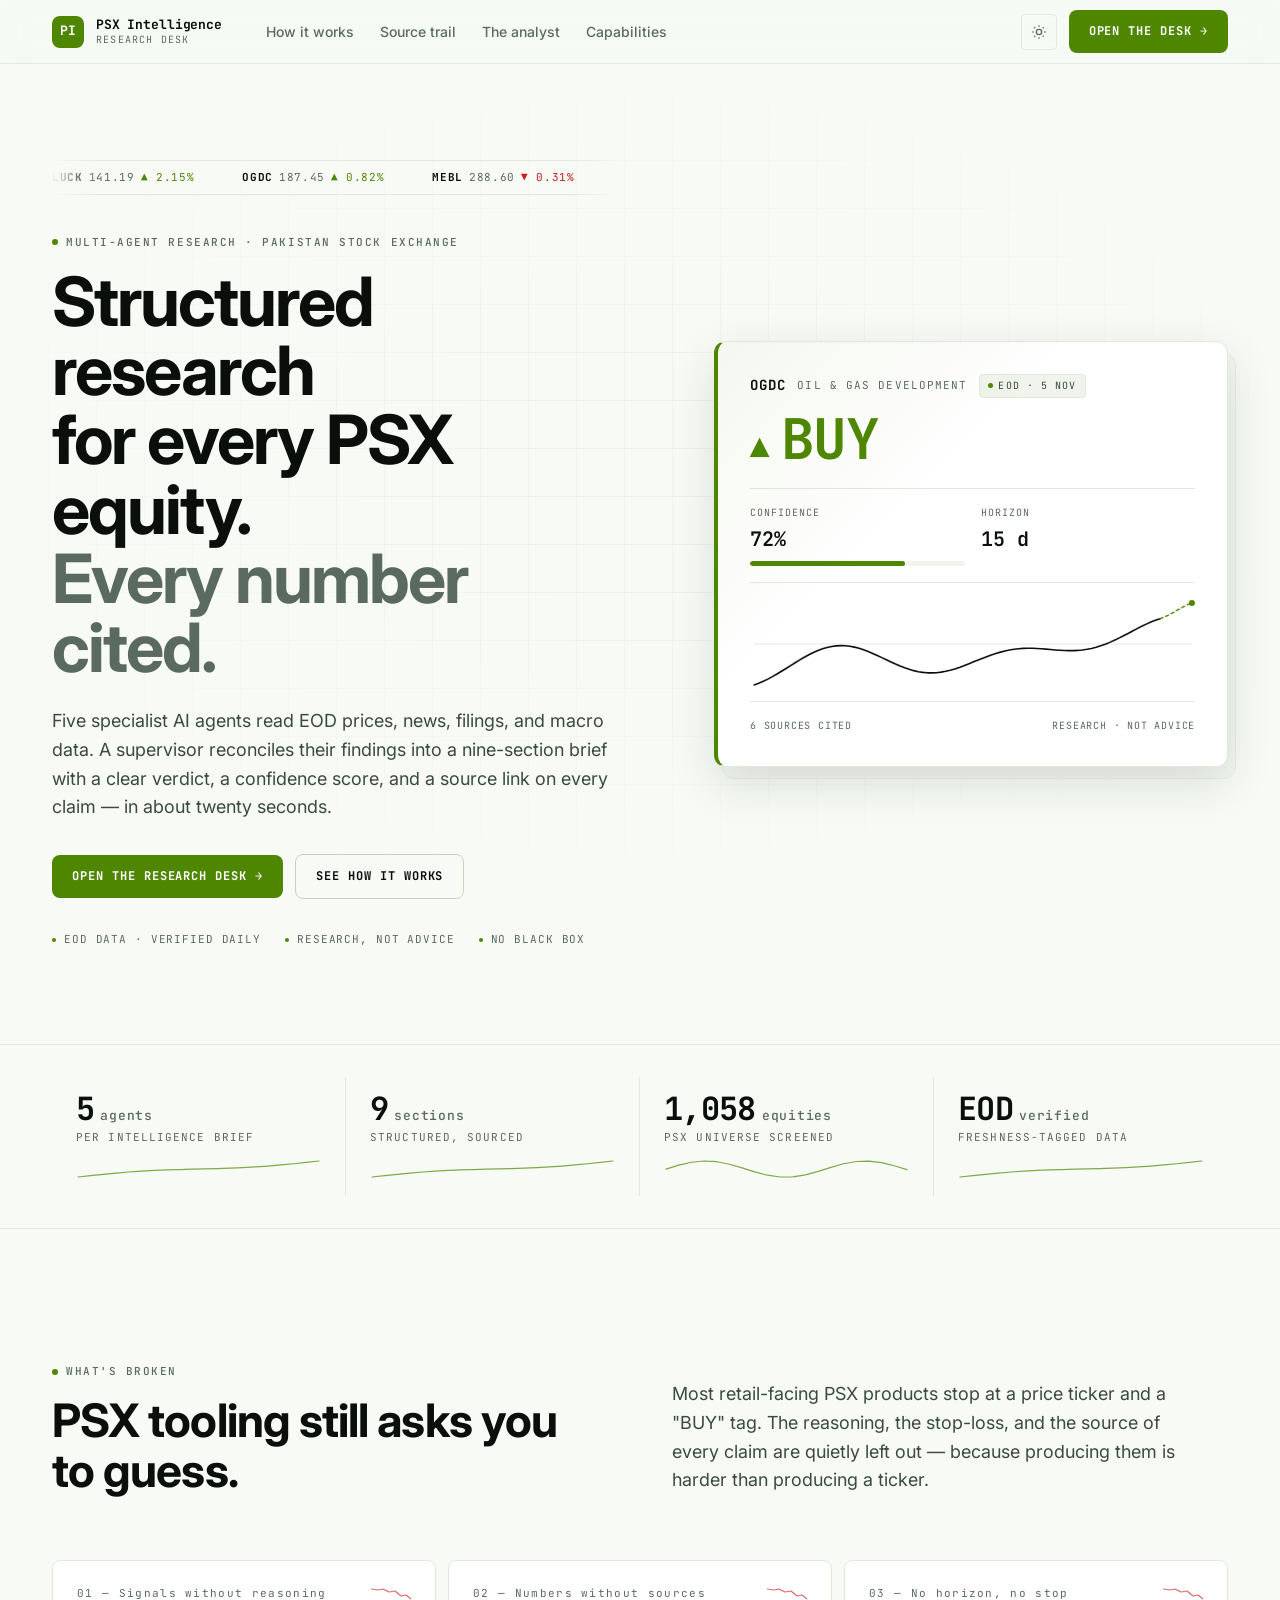
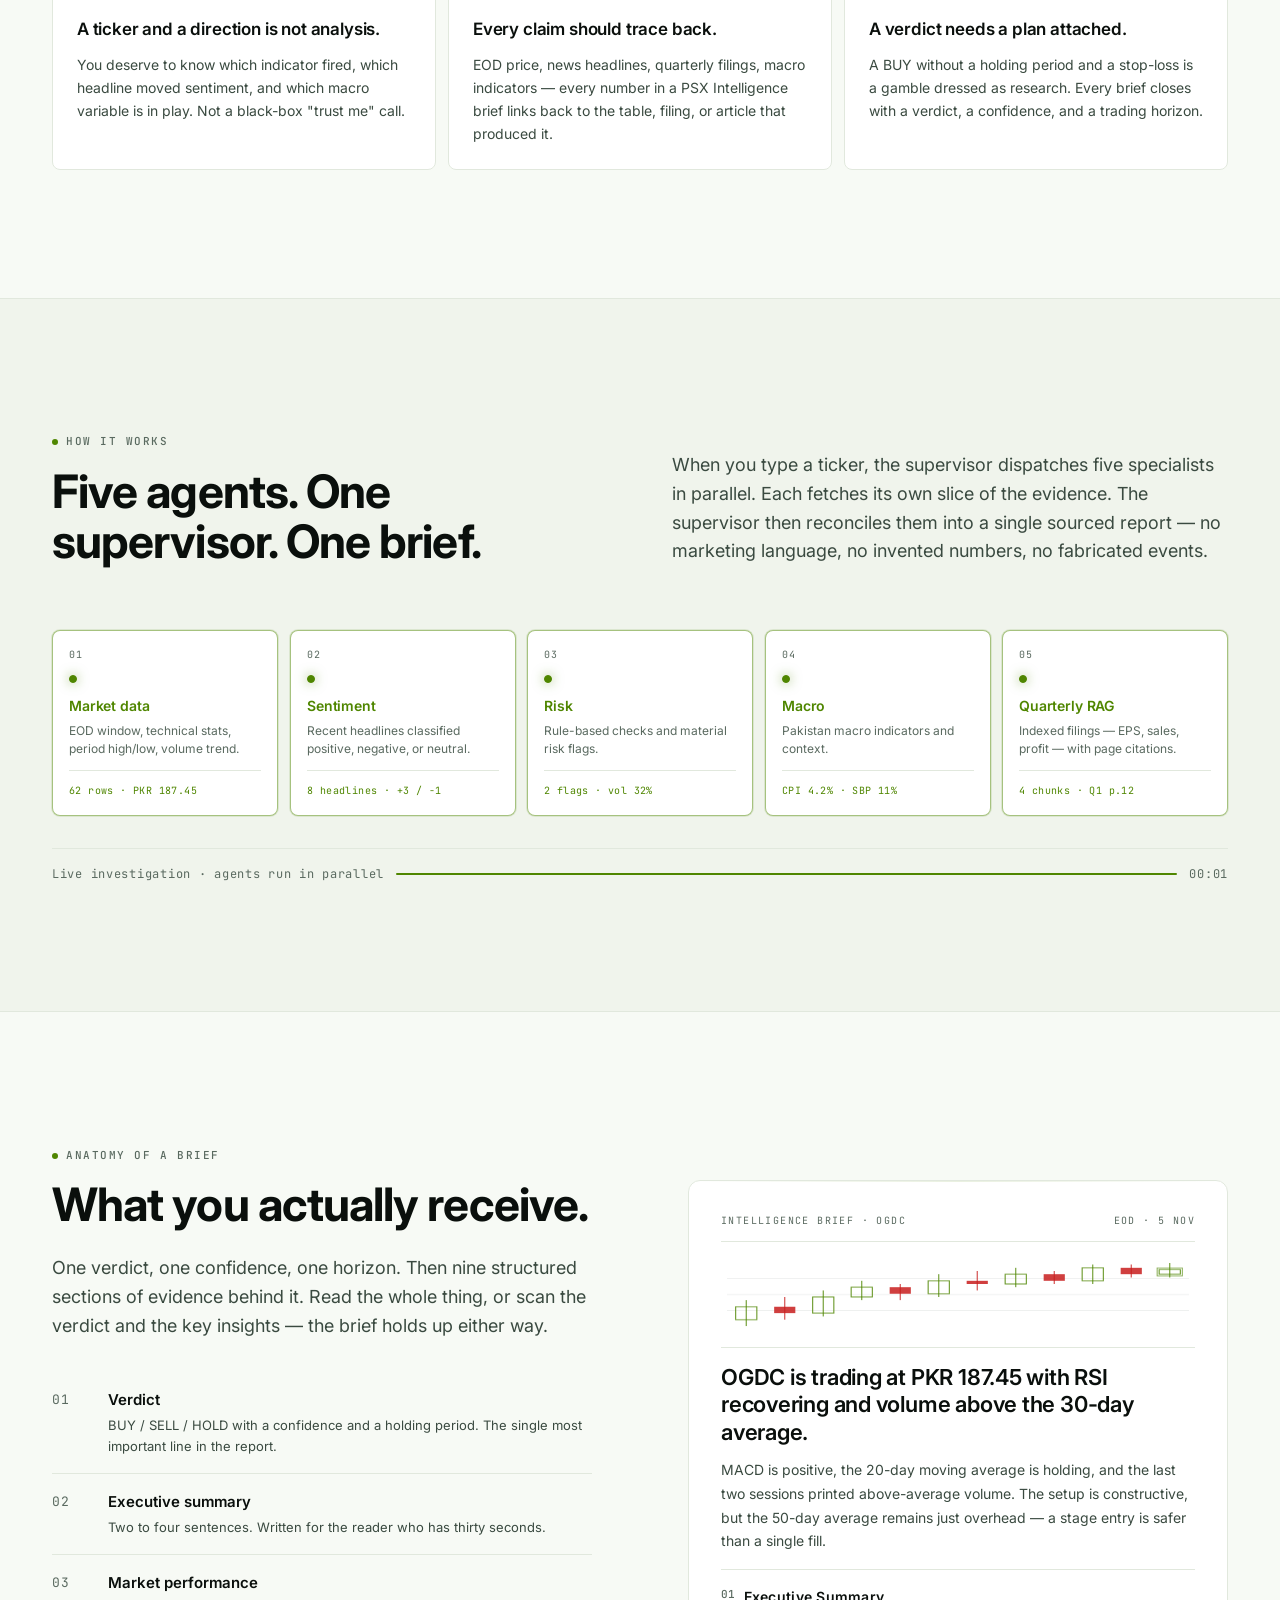
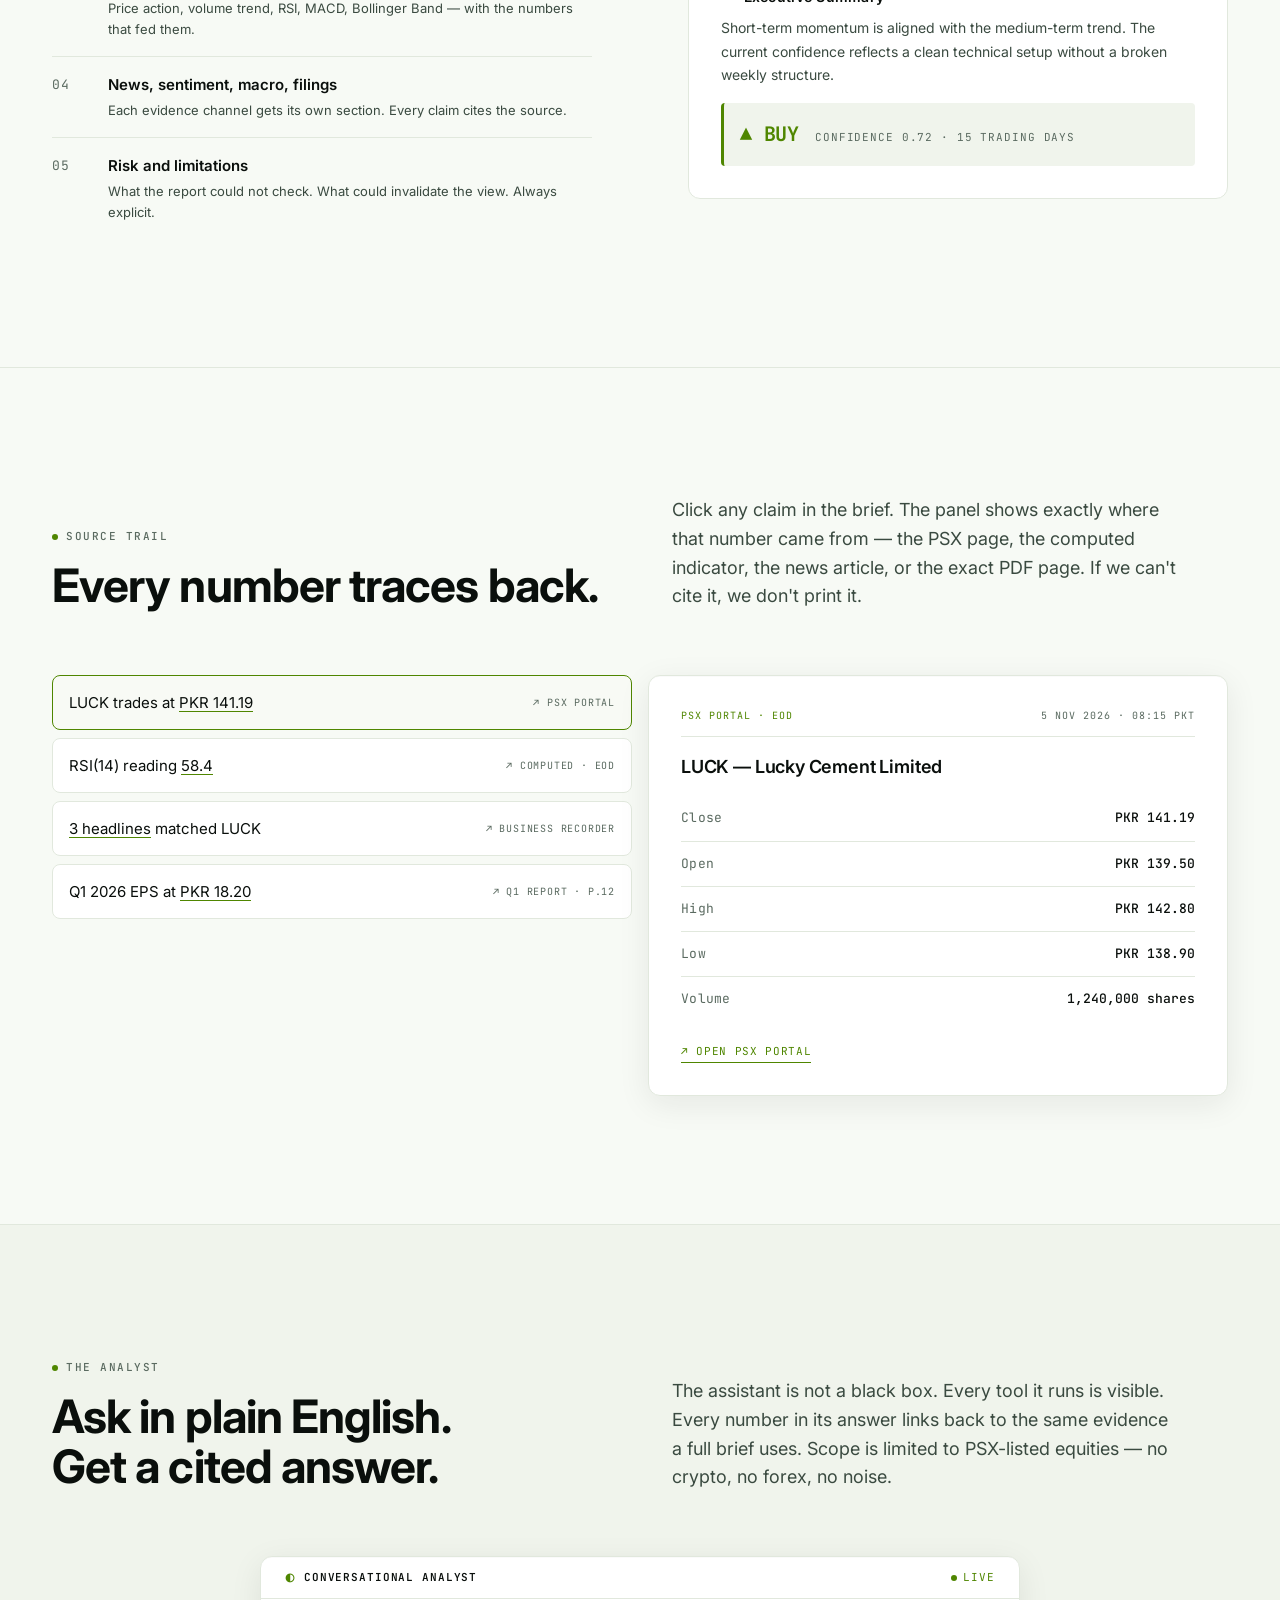
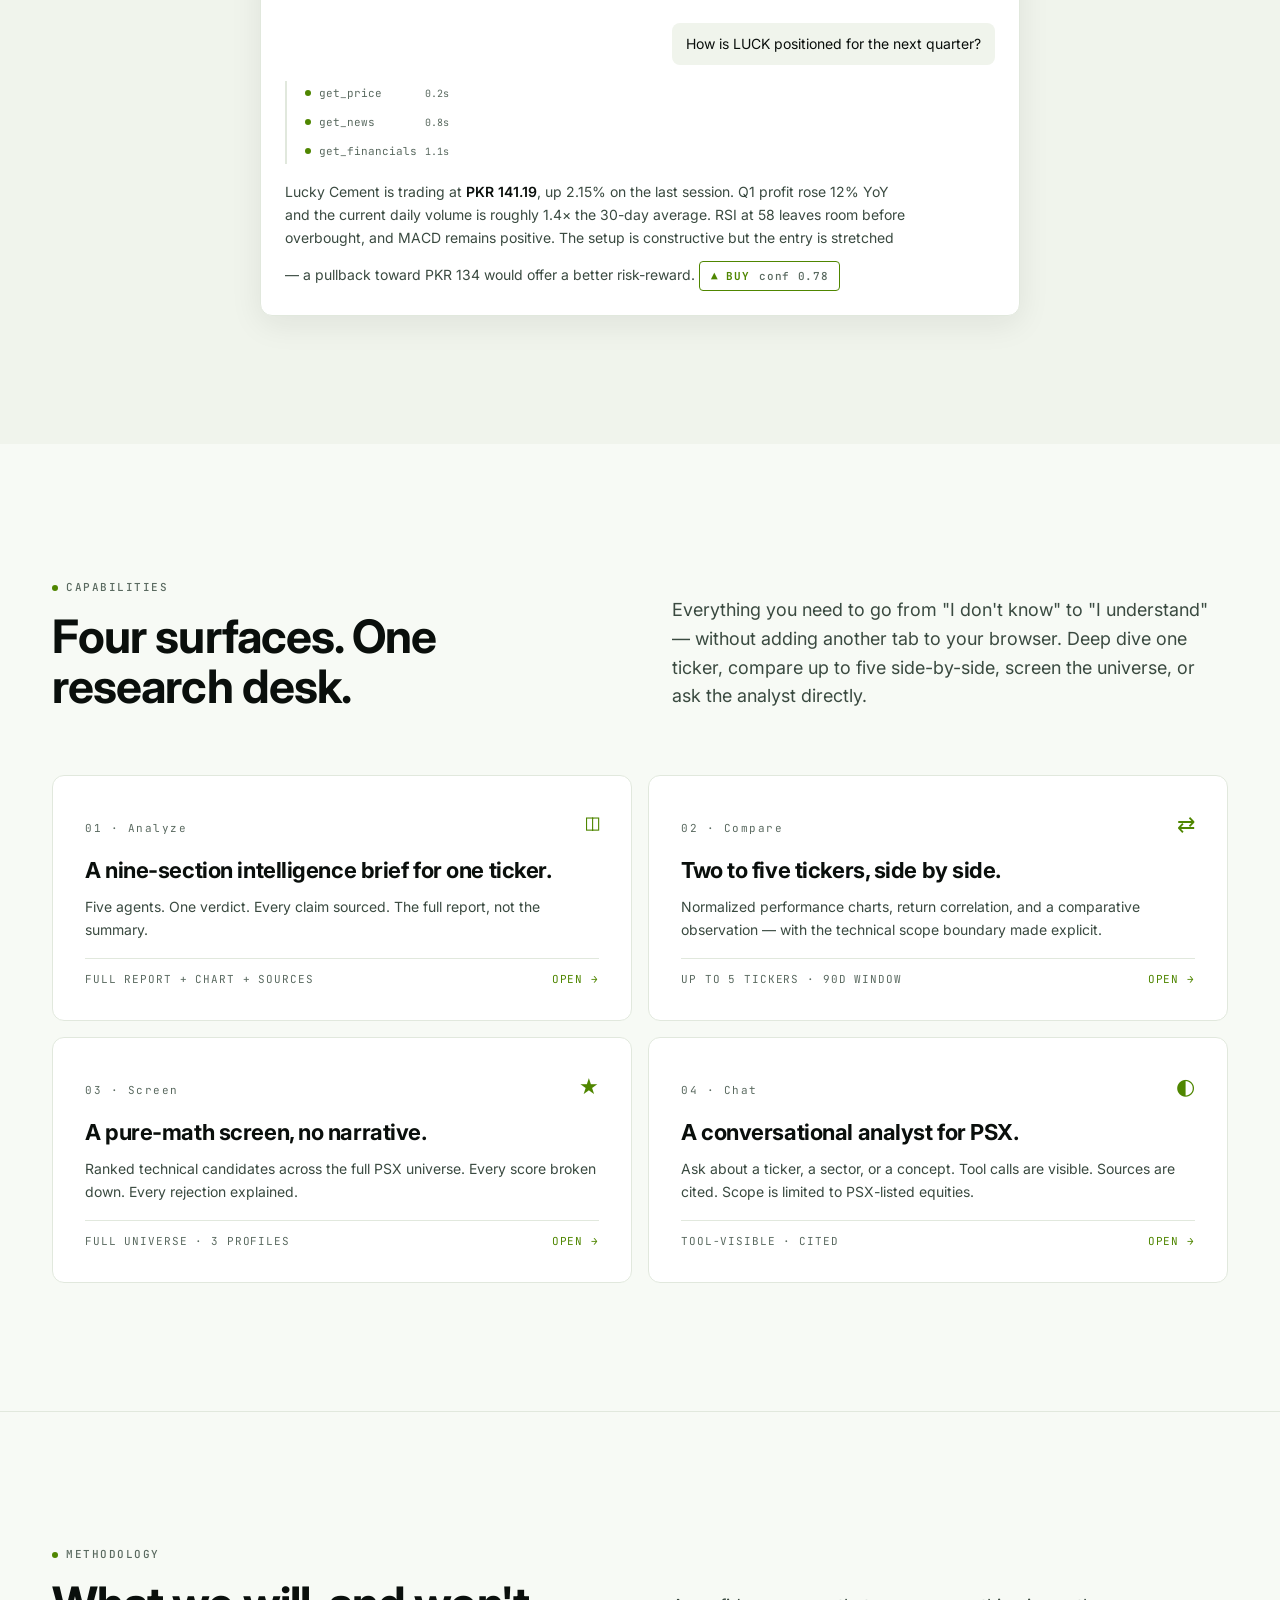
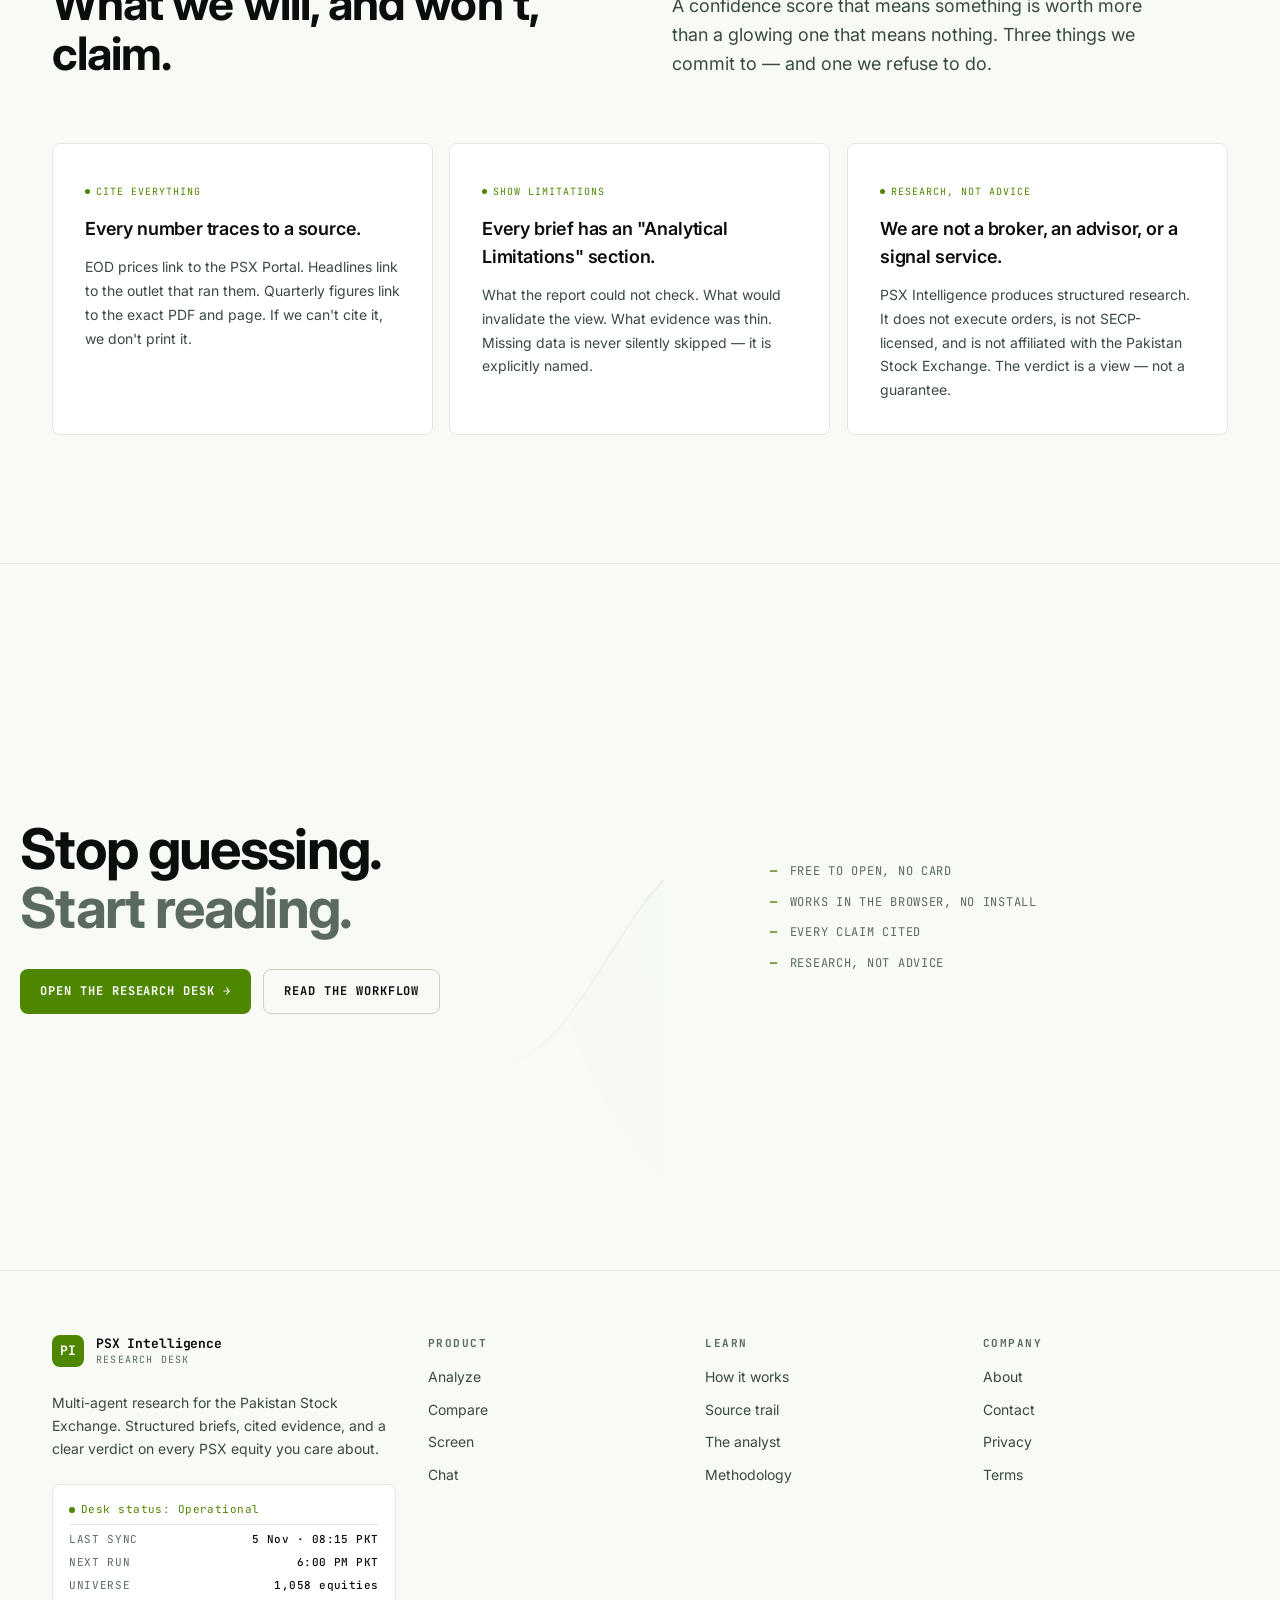
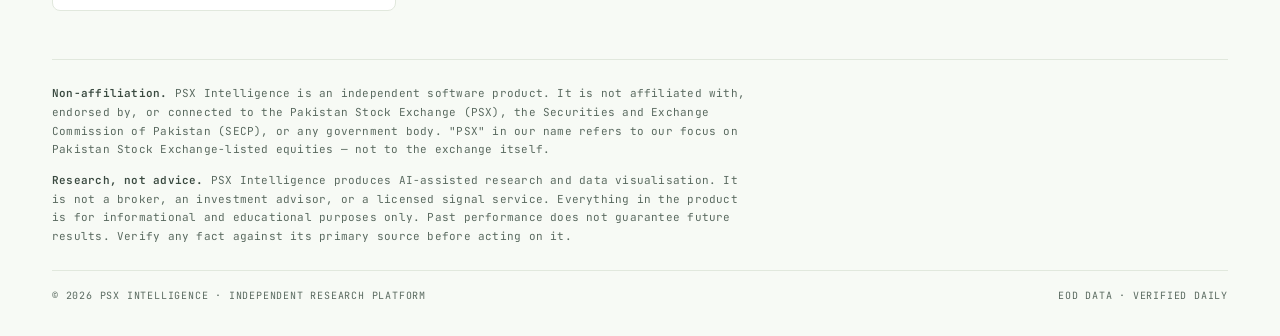
<file: static/Home.html>
<!DOCTYPE html>
<html lang="en" data-theme="light">
<head>
  <meta charset="UTF-8" />
  <meta name="viewport" content="width=device-width, initial-scale=1.0, viewport-fit=cover" />
  <meta name="color-scheme" content="dark light" />
  <meta name="theme-color" content="#0a0f0c" />
  <title>PSX Intelligence · Multi-agent research for the Pakistan Stock Exchange</title>
  <meta name="description" content="Five specialist AI agents research every PSX equity and write a sourced, nine-section brief with a clear verdict — in about twenty seconds." />

  <link rel="preconnect" href="https://fonts.googleapis.com" />
  <link rel="preconnect" href="https://fonts.gstatic.com" crossorigin />
  <link href="https://fonts.googleapis.com/css2?family=Inter:wght@400;500;600;700;800&family=JetBrains+Mono:wght@400;500;700&display=swap" rel="stylesheet" />

  <style>
    /* ── TOKENS ── */
    :root {
      --ink-950: #0a0f0c;
      --ink-900: #0f1411;
      --ink-800: #131a15;
      --ink-700: #1a231c;
      --ink-600: #1f2a22;
      --ink-500: #2e3f32;
      --ink-050: #f7faf5;
      --ink-025: #ffffff;
      --ink-100: #f0f4ec;
      --ink-200: #e1e8dd;
      --ink-300: #c7d2c2;
      --ink-400: #5a6a60;
      --lime-500: #b8ff3d;
      --lime-400: #cdff6b;
      --lime-600: #4f8600;
      --lime-700: #609e00;
      --red-500: #ff5b5b;
      --red-600: #c81e1e;
      --text-100: #eef3ef;
      --text-300: #c0ccc4;
      --text-500: #8fa196;
      --text-700: #3a4a40;
      --space-1: 4px;
      --space-2: 8px;
      --space-3: 12px;
      --space-4: 16px;
      --space-5: 24px;
      --space-6: 32px;
      --space-7: 48px;
      --space-8: 64px;
      --space-9: 96px;
      --space-10: 128px;
      --radius-sm: 4px;
      --radius-md: 8px;
      --radius-lg: 12px;
      --motion-ease: cubic-bezier(.2, 0, 0, 1);
      --motion-fast: 140ms;
      --motion-mid: 220ms;
      --motion-slow: 400ms;
      --font-sans: 'Inter', -apple-system, BlinkMacSystemFont, 'Segoe UI', sans-serif;
      --font-mono: 'JetBrains Mono', 'SF Mono', Menlo, monospace;
      --max-w: 1240px;
    }

    html[data-theme="dark"] {
      --color-bg: var(--ink-950);
      --color-bg-2: var(--ink-900);
      --color-surface: var(--ink-800);
      --color-surface-2: var(--ink-700);
      --color-border: var(--ink-600);
      --color-border-hi: var(--ink-500);
      --color-text: var(--text-100);
      --color-text-dim: var(--text-300);
      --color-text-muted: var(--text-500);
      --color-accent: var(--lime-500);
      --color-accent-hi: var(--lime-400);
      --color-accent-on: var(--ink-950);
      --color-accent-dim: rgba(184, 255, 61, .15);
      --color-accent-soft: rgba(184, 255, 61, .06);
      --color-sell: var(--red-500);
      --shadow-card: 0 1px 0 rgba(255, 255, 255, .02) inset, 0 20px 60px rgba(0, 0, 0, .5);
      --shadow-card-hi: 0 1px 0 rgba(255, 255, 255, .03) inset, 0 30px 80px rgba(0, 0, 0, .6);
      --grid-line: rgba(255, 255, 255, .03);
    }

    html[data-theme="light"] {
      --color-bg: var(--ink-050);
      --color-bg-2: var(--ink-100);
      --color-surface: var(--ink-025);
      --color-surface-2: var(--ink-100);
      --color-border: var(--ink-200);
      --color-border-hi: var(--ink-300);
      --color-text: var(--ink-950);
      --color-text-dim: var(--text-700);
      --color-text-muted: var(--ink-400);
      --color-accent: var(--lime-600);
      --color-accent-hi: var(--lime-700);
      --color-accent-on: #fff;
      --color-accent-dim: rgba(79, 134, 0, .12);
      --color-accent-soft: rgba(79, 134, 0, .06);
      --color-sell: var(--red-600);
      --shadow-card: 0 1px 0 rgba(0, 0, 0, .02) inset, 0 8px 32px rgba(20, 30, 20, .08);
      --shadow-card-hi: 0 1px 0 rgba(0, 0, 0, .02) inset, 0 16px 48px rgba(20, 30, 20, .12);
      --grid-line: rgba(0, 0, 0, .03);
    }

    html {
      color-scheme: dark light;
    }

    html[data-theme="dark"] {
      color-scheme: dark;
    }

    html[data-theme="light"] {
      color-scheme: light;
    }

    /* ── RESET ── */
    *,
    *::before,
    *::after {
      box-sizing: border-box;
      margin: 0;
      padding: 0;
    }

    html,
    body {
      height: 100%;
    }

    body {
      background: var(--color-bg);
      color: var(--color-text);
      font-family: var(--font-sans);
      font-size: 16px;
      line-height: 1.55;
      -webkit-font-smoothing: antialiased;
      -moz-osx-font-smoothing: grayscale;
      overflow-x: hidden;
      transition: background var(--motion-mid) var(--motion-ease), color var(--motion-mid) var(--motion-ease);
    }

    a {
      color: inherit;
      text-decoration: none;
    }

    button {
      font: inherit;
      color: inherit;
      cursor: pointer;
      background: none;
      border: none;
    }

    input,
    select,
    textarea {
      font: inherit;
      color: inherit;
      background: none;
      border: none;
      outline: none;
    }

    ::selection {
      background: var(--color-accent);
      color: var(--color-accent-on);
    }

    :focus-visible {
      outline: 2px solid var(--color-accent);
      outline-offset: 3px;
      border-radius: var(--radius-sm);
    }

    .mono {
      font-family: var(--font-mono);
      font-feature-settings: "tnum" 1, "lnum" 1;
    }

    /* ── SCROLL PROGRESS ── */
    .scroll-progress {
      position: fixed;
      top: 0;
      left: 0;
      right: 0;
      height: 2px;
      background: var(--color-accent);
      transform-origin: 0 50%;
      transform: scaleX(0);
      z-index: 100;
      pointer-events: none;
      transition: transform 80ms linear;
    }

    /* ── BACK TO TOP ── */
    .back-to-top {
      position: fixed;
      bottom: 24px;
      right: 24px;
      width: 44px;
      height: 44px;
      display: grid;
      place-items: center;
      background: var(--color-surface);
      border: 1px solid var(--color-border-hi);
      border-radius: 50%;
      color: var(--color-text-muted);
      box-shadow: var(--shadow-card);
      z-index: 40;
      opacity: 0;
      transform: translateY(10px);
      pointer-events: none;
      transition: opacity var(--motion-mid) var(--motion-ease), transform var(--motion-mid) var(--motion-ease), border-color var(--motion-fast) var(--motion-ease), color var(--motion-fast) var(--motion-ease);
    }

    .back-to-top.is-visible {
      opacity: 1;
      transform: translateY(0);
      pointer-events: auto;
    }

    .back-to-top:hover {
      border-color: var(--color-accent);
      color: var(--color-accent);
    }

    .back-to-top svg {
      width: 18px;
      height: 18px;
    }

    @media (max-width: 600px) {
      .back-to-top {
        width: 40px;
        height: 40px;
        bottom: 20px;
        right: 20px;
      }
    }

    /* ── LAYOUT ── */
    .container {
      width: 100%;
      max-width: var(--max-w);
      margin: 0 auto;
      padding: 0 var(--space-6);
    }

    @media (max-width: 768px) {
      .container {
        padding: 0 var(--space-5);
      }
    }

    section {
      position: relative;
    }

    .section {
      padding: var(--space-10) 0;
    }

    @media (max-width: 768px) {
      .section {
        padding: var(--space-8) 0;
      }
    }

    .eyebrow {
      display: inline-flex;
      align-items: center;
      gap: var(--space-2);
      font-family: var(--font-mono);
      font-size: 11px;
      font-weight: 500;
      letter-spacing: .14em;
      text-transform: uppercase;
      color: var(--color-text-muted);
      margin-bottom: var(--space-4);
    }

    .eyebrow .bullet {
      width: 6px;
      height: 6px;
      border-radius: 50%;
      background: var(--color-accent);
      flex-shrink: 0;
      animation: subtlePulse 2400ms ease-in-out infinite;
    }

    @keyframes subtlePulse {
      0%, 100% {
        opacity: 1;
        transform: scale(1);
      }
      50% {
        opacity: .55;
        transform: scale(.82);
      }
    }

    .h-display {
      font-family: var(--font-sans);
      font-weight: 700;
      font-size: clamp(40px, 5.5vw, 68px);
      line-height: 1.02;
      letter-spacing: -.03em;
      color: var(--color-text);
    }

    .h-section {
      font-family: var(--font-sans);
      font-weight: 700;
      font-size: clamp(32px, 3.6vw, 48px);
      line-height: 1.08;
      letter-spacing: -.02em;
      color: var(--color-text);
      max-width: 22ch;
    }

    .lede {
      font-size: 18px;
      line-height: 1.6;
      color: var(--color-text-dim);
      max-width: 62ch;
    }

    /* ── BUTTONS ── */
    .btn {
      display: inline-flex;
      align-items: center;
      gap: var(--space-2);
      padding: 12px 20px;
      border-radius: var(--radius-md);
      font-family: var(--font-mono);
      font-size: 12px;
      font-weight: 700;
      letter-spacing: .08em;
      text-transform: uppercase;
      transition: background var(--motion-fast) var(--motion-ease), border-color var(--motion-fast) var(--motion-ease), color var(--motion-fast) var(--motion-ease), box-shadow var(--motion-fast) var(--motion-ease), transform 100ms var(--motion-ease);
      white-space: nowrap;
    }

    .btn:active {
      transform: scale(.98);
    }

    .btn-primary {
      background: var(--color-accent);
      color: var(--color-accent-on);
    }

    .btn-primary:hover {
      background: var(--color-accent-hi);
      box-shadow: 0 0 0 4px var(--color-accent-dim);
    }

    .btn-secondary {
      background: transparent;
      color: var(--color-text);
      border: 1px solid var(--color-border-hi);
    }

    .btn-secondary:hover {
      border-color: var(--color-accent);
      color: var(--color-accent);
    }

    .btn-arrow {
      display: inline-block;
      transition: transform var(--motion-fast) var(--motion-ease);
    }

    .btn:hover .btn-arrow {
      transform: translateX(3px);
    }

    /* ── NAV ── */
    .nav {
      position: sticky;
      top: 0;
      z-index: 50;
      height: 64px;
      background: color-mix(in srgb, var(--color-bg) 80%, transparent);
      backdrop-filter: saturate(180%) blur(16px);
      -webkit-backdrop-filter: saturate(180%) blur(16px);
      border-bottom: 1px solid var(--color-border);
      transition: background var(--motion-mid) var(--motion-ease), border-color var(--motion-mid) var(--motion-ease);
    }

    .nav.is-scrolled {
      background: color-mix(in srgb, var(--color-bg) 95%, transparent);
      border-bottom-color: var(--color-border-hi);
    }

    .nav-inner {
      max-width: var(--max-w);
      margin: 0 auto;
      height: 100%;
      display: flex;
      align-items: center;
      gap: var(--space-6);
      padding: 0 var(--space-6);
    }

    .brand {
      display: flex;
      align-items: center;
      gap: var(--space-3);
      flex-shrink: 0;
    }

    .brand-mark {
      width: 32px;
      height: 32px;
      display: grid;
      place-items: center;
      background: var(--color-accent);
      color: var(--color-accent-on);
      border-radius: var(--radius-md);
      font-family: var(--font-mono);
      font-size: 13px;
      font-weight: 700;
      letter-spacing: -.03em;
    }

    .brand-name {
      font-family: var(--font-mono);
      font-size: 13px;
      font-weight: 700;
      letter-spacing: -.01em;
      line-height: 1.2;
    }

    .brand-sub {
      font-family: var(--font-mono);
      font-size: 10px;
      letter-spacing: .12em;
      text-transform: uppercase;
      color: var(--color-text-muted);
      line-height: 1.2;
      margin-top: 2px;
    }

    .nav-links {
      display: flex;
      gap: 2px;
      flex: 1;
    }

    .nav-links a {
      padding: 8px 12px;
      border-radius: var(--radius-sm);
      font-size: 14px;
      font-weight: 500;
      color: var(--color-text-muted);
      transition: color var(--motion-fast) var(--motion-ease), background var(--motion-fast) var(--motion-ease);
    }

    .nav-links a:hover {
      color: var(--color-text);
      background: var(--color-surface-2);
    }

    .nav-actions {
      display: flex;
      align-items: center;
      gap: var(--space-3);
      flex-shrink: 0;
    }

    .theme-toggle {
      width: 36px;
      height: 36px;
      display: grid;
      place-items: center;
      border: 1px solid var(--color-border);
      border-radius: var(--radius-sm);
      color: var(--color-text-muted);
      transition: border-color var(--motion-fast) var(--motion-ease), color var(--motion-fast) var(--motion-ease);
    }

    .theme-toggle:hover {
      border-color: var(--color-border-hi);
      color: var(--color-text);
    }

    .theme-toggle svg {
      width: 16px;
      height: 16px;
    }

    .theme-toggle .icon-sun {
      display: none;
    }

    html[data-theme="dark"] .theme-toggle .icon-moon {
      display: block;
    }

    html[data-theme="dark"] .theme-toggle .icon-sun {
      display: none;
    }

    html[data-theme="light"] .theme-toggle .icon-moon {
      display: none;
    }

    html[data-theme="light"] .theme-toggle .icon-sun {
      display: block;
    }

    @media (max-width: 900px) {
      .nav-links {
        display: none;
      }

      .nav-inner {
        padding: 0 var(--space-5);
        gap: var(--space-4);
      }

      .nav-actions .btn-secondary {
        display: none;
      }
    }

    /* ── HERO ── */
    .hero {
      padding: var(--space-9) 0 var(--space-9);
      overflow: hidden;
      position: relative;
    }

    .hero::before {
      content: '';
      position: absolute;
      inset: 0;
      background-image: linear-gradient(var(--grid-line) 1px, transparent 1px), linear-gradient(90deg, var(--grid-line) 1px, transparent 1px);
      background-size: 48px 48px;
      mask-image: radial-gradient(ellipse 70% 55% at 50% 42%, black 20%, transparent 82%);
      -webkit-mask-image: radial-gradient(ellipse 70% 55% at 50% 42%, black 20%, transparent 82%);
      pointer-events: none;
      z-index: 0;
    }

    .bg-3d {
      position: absolute;
      inset: 0;
      width: 100%;
      height: 100%;
      pointer-events: none;
      z-index: 0;
      mask-image: radial-gradient(ellipse 100% 92% at 50% 48%, black 55%, transparent 100%);
      -webkit-mask-image: radial-gradient(ellipse 100% 92% at 50% 48%, black 55%, transparent 100%);
    }

    @media (max-width: 900px) {
      .bg-3d {
        display: none;
      }
    }

    .hero-inner {
      display: grid;
      grid-template-columns: minmax(0, 1.1fr) minmax(0, 1fr);
      gap: var(--space-9);
      align-items: center;
      position: relative;
      z-index: 1;
    }

    @media (max-width: 1000px) {
      .hero-inner {
        grid-template-columns: 1fr;
        gap: var(--space-8);
      }
    }

    .market-strip {
      margin-bottom: var(--space-6);
      overflow: hidden;
      border-top: 1px solid var(--color-border);
      border-bottom: 1px solid var(--color-border);
      padding: var(--space-2) 0;
      font-family: var(--font-mono);
      font-size: 11px;
      color: var(--color-text-muted);
      letter-spacing: .06em;
      mask-image: linear-gradient(90deg, transparent, black 8%, black 92%, transparent);
      -webkit-mask-image: linear-gradient(90deg, transparent, black 8%, black 92%, transparent);
    }

    .market-strip-track {
      display: inline-flex;
      gap: var(--space-7);
      white-space: nowrap;
      animation: tickerScroll 80s linear infinite;
    }

    @keyframes tickerScroll {
      from {
        transform: translateX(0);
      }
      to {
        transform: translateX(-50%);
      }
    }

    .market-strip .ms {
      display: inline-flex;
      align-items: baseline;
      gap: 6px;
    }

    .market-strip .ms b {
      color: var(--color-text);
      font-weight: 700;
    }

    .market-strip .ms .up {
      color: var(--color-accent);
    }

    .market-strip .ms .down {
      color: var(--color-sell);
    }

    .hero-copy {
      max-width: 620px;
    }

    .hero h1 {
      margin-bottom: var(--space-5);
    }

    .hero h1 .dim {
      color: var(--color-text-muted);
    }

    .hero-line {
      display: inline-block;
      opacity: 0;
      transform: translateY(24px);
      animation: heroRise 720ms var(--motion-ease) forwards;
    }

    .hero-line-1 {
      animation-delay: 60ms;
    }

    .hero-line-2 {
      animation-delay: 160ms;
    }

    .hero-line-3 {
      animation-delay: 260ms;
    }

    @keyframes heroRise {
      to {
        opacity: 1;
        transform: translateY(0);
      }
    }

    .hero .lede {
      margin-bottom: var(--space-6);
    }

    .hero-actions {
      display: flex;
      gap: var(--space-3);
      align-items: center;
      flex-wrap: wrap;
      margin-bottom: var(--space-6);
    }

    .hero-meta {
      display: flex;
      gap: var(--space-5);
      flex-wrap: wrap;
      font-family: var(--font-mono);
      font-size: 11px;
      letter-spacing: .08em;
      text-transform: uppercase;
      color: var(--color-text-muted);
    }

    .hero-meta span {
      display: inline-flex;
      align-items: center;
      gap: var(--space-2);
    }

    .hero-meta .dot {
      width: 4px;
      height: 4px;
      border-radius: 50%;
      background: var(--color-accent);
      animation: subtlePulse 2600ms ease-in-out infinite;
    }

    .hero-preview {
      perspective: 1400px;
      perspective-origin: center center;
      position: relative;
    }

    .preview-stage {
      transform-style: preserve-3d;
      transition: transform 400ms var(--motion-ease);
      will-change: transform;
    }

    .verdict-card {
      position: relative;
      padding: var(--space-6);
      border-radius: var(--radius-lg);
      background: var(--color-surface);
      border: 1px solid var(--color-border);
      border-left: 4px solid var(--color-accent);
      box-shadow: var(--shadow-card-hi);
      transform-style: preserve-3d;
      animation: cardArrive 720ms var(--motion-ease) 120ms both;
    }

    @keyframes cardArrive {
      from {
        opacity: 0;
        transform: translateY(28px) scale(.97);
      }
      to {
        opacity: 1;
        transform: translateY(0) scale(1);
      }
    }

    .verdict-card::after {
      content: '';
      position: absolute;
      inset: 0;
      border-radius: inherit;
      background: linear-gradient(135deg, var(--color-accent-soft), transparent 40%);
      pointer-events: none;
    }

    .vc-head {
      display: flex;
      align-items: center;
      gap: var(--space-3);
      font-family: var(--font-mono);
      font-size: 11px;
      letter-spacing: .1em;
      text-transform: uppercase;
      color: var(--color-text-muted);
      margin-bottom: var(--space-4);
      flex-wrap: wrap;
    }

    .vc-symbol {
      color: var(--color-text);
      font-weight: 700;
      font-size: 14px;
      letter-spacing: .06em;
    }

    .vc-fresh {
      display: inline-flex;
      align-items: center;
      gap: 5px;
      padding: 3px 8px;
      border-radius: var(--radius-sm);
      background: var(--color-surface-2);
      border: 1px solid var(--color-border);
      color: var(--color-text-dim);
      font-size: 10px;
    }

    .vc-fresh .dot {
      width: 5px;
      height: 5px;
      border-radius: 50%;
      background: var(--color-accent);
      animation: subtlePulse 2200ms ease-in-out infinite;
    }

    .vc-verdict {
      display: flex;
      align-items: baseline;
      gap: var(--space-3);
      margin-bottom: var(--space-5);
    }

    .vc-verdict .glyph {
      font-family: var(--font-mono);
      font-size: 32px;
      line-height: 1;
      color: var(--color-accent);
    }

    .vc-verdict .word {
      font-family: var(--font-mono);
      font-weight: 700;
      font-size: 56px;
      line-height: .9;
      letter-spacing: -.03em;
      color: var(--color-accent);
    }

    .vc-metrics {
      display: grid;
      grid-template-columns: 1fr 1fr;
      gap: var(--space-4);
      padding-top: var(--space-4);
      border-top: 1px solid var(--color-border);
      margin-bottom: var(--space-4);
    }

    .vc-metric .k {
      font-family: var(--font-mono);
      font-size: 10px;
      letter-spacing: .1em;
      text-transform: uppercase;
      color: var(--color-text-muted);
      margin-bottom: 4px;
    }

    .vc-metric .v {
      font-family: var(--font-mono);
      font-size: 20px;
      font-weight: 600;
      color: var(--color-text);
    }

    .vc-conf-bar {
      height: 5px;
      background: var(--color-surface-2);
      border-radius: 3px;
      overflow: hidden;
      margin-top: 6px;
    }

    .vc-conf-fill {
      height: 100%;
      background: var(--color-accent);
      border-radius: 3px;
      width: 0;
      transition: width 800ms var(--motion-ease);
    }

    .vc-chart {
      padding: var(--space-4) 0 var(--space-3);
      border-top: 1px solid var(--color-border);
      border-bottom: 1px solid var(--color-border);
      margin-bottom: var(--space-4);
    }

    .vc-chart canvas {
      display: block;
      width: 100%;
      height: 90px;
    }

    .vc-foot {
      display: flex;
      justify-content: space-between;
      align-items: center;
      gap: var(--space-3);
      font-family: var(--font-mono);
      font-size: 10px;
      letter-spacing: .08em;
      text-transform: uppercase;
      color: var(--color-text-muted);
      flex-wrap: wrap;
    }

    .preview-back {
      position: absolute;
      inset: 12px -8px -12px 8px;
      border-radius: var(--radius-lg);
      background: var(--color-surface-2);
      border: 1px solid var(--color-border);
      z-index: -1;
      opacity: .7;
    }

    /* ── STATS ── */
    .stats {
      border-top: 1px solid var(--color-border);
      border-bottom: 1px solid var(--color-border);
      padding: var(--space-6) 0;
    }

    .stats-grid {
      display: grid;
      grid-template-columns: repeat(4, 1fr);
      gap: 0;
    }

    @media (max-width: 800px) {
      .stats-grid {
        grid-template-columns: repeat(2, 1fr);
      }
    }

    .stat-cell {
      padding: var(--space-4) var(--space-5);
      border-right: 1px solid var(--color-border);
      display: flex;
      flex-direction: column;
      gap: 4px;
    }

    .stat-cell:last-child {
      border-right: none;
    }

    @media (max-width: 800px) {
      .stat-cell:nth-child(2) {
        border-right: none;
      }

      .stat-cell:nth-child(3),
      .stat-cell:nth-child(4) {
        border-top: 1px solid var(--color-border);
      }
    }

    .stat-value {
      font-family: var(--font-mono);
      font-size: 32px;
      font-weight: 700;
      letter-spacing: -.02em;
      color: var(--color-text);
      line-height: 1;
      display: flex;
      align-items: baseline;
      gap: 6px;
    }

    .stat-value .unit {
      font-size: 13px;
      color: var(--color-text-muted);
      font-weight: 500;
      letter-spacing: .06em;
    }

    .stat-value.is-flashing {
      animation: statFlash 700ms var(--motion-ease);
    }

    @keyframes statFlash {
      0% {
        color: var(--color-accent);
      }
      100% {
        color: var(--color-text);
      }
    }

    .stat-label {
      font-family: var(--font-mono);
      font-size: 11px;
      letter-spacing: .1em;
      text-transform: uppercase;
      color: var(--color-text-muted);
    }

    .stat-sparkline {
      width: 100%;
      height: 22px;
      margin-top: var(--space-2);
      display: block;
    }

    /* ── PROBLEM ── */
    .problem-head {
      display: grid;
      grid-template-columns: 1fr 1fr;
      gap: var(--space-8);
      margin-bottom: var(--space-8);
      align-items: end;
    }

    @media (max-width: 800px) {
      .problem-head {
        grid-template-columns: 1fr;
        gap: var(--space-4);
      }
    }

    .problem-head .lede {
      max-width: 46ch;
    }

    .problem-grid {
      display: grid;
      grid-template-columns: repeat(3, 1fr);
      gap: var(--space-3);
    }

    @media (max-width: 800px) {
      .problem-grid {
        grid-template-columns: 1fr;
      }
    }

    .problem-card {
      padding: var(--space-5);
      background: var(--color-surface);
      border: 1px solid var(--color-border);
      border-radius: var(--radius-md);
      transition: border-color var(--motion-fast) var(--motion-ease), transform var(--motion-fast) var(--motion-ease), box-shadow var(--motion-fast) var(--motion-ease);
      position: relative;
    }

    .problem-card:hover {
      border-color: var(--color-border-hi);
      transform: translateY(-3px);
      box-shadow: var(--shadow-card);
    }

    .problem-card .num {
      font-family: var(--font-mono);
      font-size: 11px;
      letter-spacing: .12em;
      color: var(--color-text-muted);
      margin-bottom: var(--space-4);
      display: flex;
      align-items: center;
      justify-content: space-between;
      gap: var(--space-3);
    }

    .problem-card .mini-chart {
      width: 40px;
      height: 16px;
    }

    .problem-card h3 {
      font-size: 17px;
      font-weight: 600;
      line-height: 1.35;
      margin-bottom: var(--space-3);
      letter-spacing: -.01em;
      color: var(--color-text);
    }

    .problem-card p {
      font-size: 14px;
      line-height: 1.65;
      color: var(--color-text-dim);
    }

    /* ── HOW IT WORKS ── */
    .how-head {
      display: grid;
      grid-template-columns: 1fr 1fr;
      gap: var(--space-8);
      margin-bottom: var(--space-8);
      align-items: end;
    }

    @media (max-width: 800px) {
      .how-head {
        grid-template-columns: 1fr;
        gap: var(--space-4);
      }
    }

    .agent-strip {
      display: grid;
      grid-template-columns: repeat(5, 1fr);
      gap: var(--space-3);
      margin-bottom: var(--space-6);
    }

    @media (max-width: 900px) {
      .agent-strip {
        grid-template-columns: 1fr;
      }
    }

    .agent-tile {
      padding: var(--space-4);
      background: var(--color-surface);
      border: 1px solid var(--color-border);
      border-radius: var(--radius-md);
      position: relative;
      transition: border-color 300ms var(--motion-ease), background 300ms var(--motion-ease), box-shadow 300ms var(--motion-ease);
    }

    .agent-tile .agent-num {
      font-family: var(--font-mono);
      font-size: 10px;
      letter-spacing: .1em;
      color: var(--color-text-muted);
      margin-bottom: var(--space-3);
    }

    .agent-tile .agent-dot {
      width: 8px;
      height: 8px;
      border-radius: 50%;
      border: 1.5px solid var(--color-text-muted);
      background: transparent;
      margin-bottom: var(--space-3);
      transition: background 400ms var(--motion-ease), border-color 400ms var(--motion-ease);
    }

    .agent-tile .agent-name {
      font-size: 14px;
      font-weight: 600;
      letter-spacing: -.01em;
      margin-bottom: 6px;
      color: var(--color-text);
    }

    .agent-tile .agent-desc {
      font-size: 12px;
      line-height: 1.5;
      color: var(--color-text-muted);
    }

    .agent-output {
      margin-top: var(--space-3);
      padding-top: var(--space-3);
      border-top: 1px solid var(--color-border);
      font-family: var(--font-mono);
      font-size: 10px;
      letter-spacing: .04em;
      color: var(--color-accent);
      opacity: 0;
      transform: translateY(6px);
      transition: opacity 400ms var(--motion-ease), transform 400ms var(--motion-ease);
    }

    .agent-tile.is-live {
      border-color: color-mix(in srgb, var(--color-accent) 50%, transparent);
      box-shadow: 0 0 0 1px color-mix(in srgb, var(--color-accent) 12%, transparent);
    }

    .agent-tile.is-live .agent-dot {
      border-color: var(--color-accent);
      background: var(--color-accent);
      box-shadow: 0 0 12px color-mix(in srgb, var(--color-accent) 60%, transparent);
    }

    .agent-tile.is-live .agent-name {
      color: var(--color-accent);
    }

    .agent-tile.is-live .agent-output {
      opacity: 1;
      transform: translateY(0);
    }

    .how-caption {
      font-family: var(--font-mono);
      font-size: 12px;
      color: var(--color-text-muted);
      letter-spacing: .06em;
      display: flex;
      align-items: center;
      gap: var(--space-3);
      padding-top: var(--space-4);
      border-top: 1px solid var(--color-border);
    }

    .how-caption .prog {
      flex: 1;
      height: 2px;
      background: var(--color-surface-2);
      border-radius: 2px;
      overflow: hidden;
    }

    .how-caption .prog-fill {
      height: 100%;
      width: 0%;
      background: var(--color-accent);
      transition: width 500ms var(--motion-ease);
    }

    /* ── ANATOMY ── */
    .anatomy {
      background: var(--color-bg-2);
      border-top: 1px solid var(--color-border);
      border-bottom: 1px solid var(--color-border);
    }

    .anatomy-inner {
      display: grid;
      grid-template-columns: minmax(0, 1fr) minmax(0, 1fr);
      gap: var(--space-9);
      align-items: center;
    }

    @media (max-width: 900px) {
      .anatomy-inner {
        grid-template-columns: 1fr;
        gap: var(--space-6);
      }
    }

    .anatomy-rows {
      display: flex;
      flex-direction: column;
    }

    .anatomy-row {
      display: grid;
      grid-template-columns: 40px 1fr;
      gap: var(--space-4);
      padding: var(--space-4) 0;
      border-bottom: 1px solid var(--color-border);
      align-items: start;
    }

    .anatomy-row:last-child {
      border-bottom: none;
    }

    .anatomy-row .num {
      font-family: var(--font-mono);
      font-size: 13px;
      letter-spacing: .06em;
      color: var(--color-text-muted);
      padding-top: 2px;
    }

    .anatomy-row .label {
      font-size: 15px;
      font-weight: 600;
      color: var(--color-text);
      margin-bottom: 4px;
    }

    .anatomy-row .detail {
      font-size: 13px;
      line-height: 1.6;
      color: var(--color-text-dim);
    }

    .anatomy-brief {
      padding: var(--space-6);
      background: var(--color-surface);
      border: 1px solid var(--color-border);
      border-radius: var(--radius-lg);
      position: relative;
      overflow: hidden;
    }

    .anatomy-brief::before {
      content: '';
      position: absolute;
      top: 0;
      left: 0;
      right: 0;
      height: 1px;
      background: linear-gradient(90deg, transparent, var(--color-accent-dim), transparent);
    }

    .ab-head {
      font-family: var(--font-mono);
      font-size: 10px;
      letter-spacing: .14em;
      text-transform: uppercase;
      color: var(--color-text-muted);
      padding-bottom: var(--space-3);
      border-bottom: 1px solid var(--color-border);
      margin-bottom: var(--space-4);
      display: flex;
      justify-content: space-between;
      align-items: baseline;
    }

    .anatomy-chart {
      display: block;
      width: 100%;
      height: 90px;
      margin-bottom: var(--space-4);
      border-bottom: 1px solid var(--color-border);
      padding-bottom: var(--space-4);
    }

    .ab-title {
      font-family: var(--font-sans);
      font-weight: 600;
      font-size: 22px;
      line-height: 1.25;
      letter-spacing: -.01em;
      color: var(--color-text);
      margin-bottom: var(--space-3);
    }

    .ab-body {
      font-size: 14px;
      line-height: 1.7;
      color: var(--color-text-dim);
      margin-bottom: var(--space-4);
    }

    .ab-h2 {
      font-family: var(--font-sans);
      font-weight: 600;
      font-size: 14px;
      letter-spacing: .02em;
      color: var(--color-text);
      margin-bottom: var(--space-2);
      margin-top: var(--space-4);
      padding-top: var(--space-4);
      border-top: 1px solid var(--color-border);
      display: flex;
      gap: var(--space-2);
    }

    .ab-h2 .n {
      font-family: var(--font-mono);
      font-size: 11px;
      font-weight: 500;
      color: var(--color-text-muted);
    }

    .ab-verdict {
      display: flex;
      gap: var(--space-4);
      align-items: baseline;
      padding: var(--space-4);
      background: var(--color-surface-2);
      border-left: 3px solid var(--color-accent);
      border-radius: var(--radius-sm);
      margin-top: var(--space-4);
    }

    .ab-verdict .word {
      font-family: var(--font-mono);
      font-size: 20px;
      font-weight: 700;
      color: var(--color-accent);
      letter-spacing: -.01em;
    }

    .ab-verdict .conf {
      font-family: var(--font-mono);
      font-size: 11px;
      letter-spacing: .08em;
      text-transform: uppercase;
      color: var(--color-text-muted);
    }

    /* ── SOURCE TRAIL ── */
    .source-trail-section {
      border-top: 1px solid var(--color-border);
    }

    .source-trail {
      display: grid;
      grid-template-columns: 1fr 1fr;
      gap: var(--space-4);
      margin-top: var(--space-8);
    }

    @media (max-width: 800px) {
      .source-trail {
        grid-template-columns: 1fr;
      }
    }

    .st-claims {
      display: flex;
      flex-direction: column;
      gap: var(--space-2);
    }

    .st-claim {
      display: flex;
      justify-content: space-between;
      align-items: center;
      gap: var(--space-3);
      padding: var(--space-4);
      background: var(--color-surface);
      border: 1px solid var(--color-border);
      border-radius: var(--radius-md);
      text-align: left;
      cursor: pointer;
      transition: border-color var(--motion-fast) var(--motion-ease), background var(--motion-fast) var(--motion-ease), transform var(--motion-fast) var(--motion-ease);
    }

    .st-claim:hover {
      border-color: var(--color-border-hi);
      background: var(--color-surface-2);
      transform: translateX(3px);
    }

    .st-claim.is-active {
      border-color: var(--color-accent);
      background: color-mix(in srgb, var(--color-accent) 4%, var(--color-surface));
    }

    .st-claim-text {
      font-size: 15px;
      color: var(--color-text);
      font-family: var(--font-sans);
      line-height: 1.4;
    }

    .st-claim-text u {
      text-decoration: underline;
      text-decoration-color: var(--color-accent);
      text-underline-offset: 3px;
      text-decoration-thickness: 1px;
    }

    .st-claim-source {
      font-family: var(--font-mono);
      font-size: 10px;
      letter-spacing: .08em;
      text-transform: uppercase;
      color: var(--color-text-muted);
      flex-shrink: 0;
      white-space: nowrap;
    }

    .st-panel {
      padding: var(--space-6);
      background: var(--color-surface);
      border: 1px solid var(--color-border);
      border-radius: var(--radius-lg);
      position: relative;
      min-height: 340px;
      box-shadow: var(--shadow-card);
    }

    .st-source {
      display: none;
    }

    .st-source.is-active {
      display: block;
      animation: panelIn 320ms var(--motion-ease);
    }

    @keyframes panelIn {
      from {
        opacity: 0;
        transform: translateY(6px);
      }
      to {
        opacity: 1;
        transform: translateY(0);
      }
    }

    .st-source-header {
      display: flex;
      justify-content: space-between;
      align-items: baseline;
      padding-bottom: var(--space-3);
      border-bottom: 1px solid var(--color-border);
      margin-bottom: var(--space-4);
      font-family: var(--font-mono);
      font-size: 10px;
      letter-spacing: .1em;
      text-transform: uppercase;
      color: var(--color-text-muted);
    }

    .st-source-kind {
      color: var(--color-accent);
    }

    .st-source-title {
      font-family: var(--font-sans);
      font-weight: 600;
      font-size: 18px;
      letter-spacing: -.01em;
      color: var(--color-text);
      margin-bottom: var(--space-4);
    }

    .st-source-body {
      display: flex;
      flex-direction: column;
      gap: 0;
      margin-bottom: var(--space-4);
    }

    .st-source-row {
      display: flex;
      justify-content: space-between;
      align-items: baseline;
      gap: var(--space-3);
      padding: var(--space-3) 0;
      font-family: var(--font-mono);
      font-size: 13px;
      border-bottom: 1px solid var(--color-border);
    }

    .st-source-row:last-child {
      border-bottom: none;
    }

    .st-source-row span:first-child {
      color: var(--color-text-muted);
      letter-spacing: .02em;
      flex-shrink: 0;
    }

    .st-source-row span:last-child {
      color: var(--color-text);
      font-weight: 500;
      text-align: right;
      line-height: 1.5;
    }

    .st-source-row.pos span:last-child {
      color: var(--color-accent);
    }

    .st-source-row.neg span:last-child {
      color: var(--color-sell);
    }

    .st-source-link {
      display: inline-flex;
      align-items: center;
      gap: 6px;
      font-family: var(--font-mono);
      font-size: 11px;
      letter-spacing: .06em;
      text-transform: uppercase;
      color: var(--color-accent);
      border-bottom: 1px solid var(--color-accent);
      padding-bottom: 2px;
      transition: color var(--motion-fast) var(--motion-ease);
    }

    .st-source-link:hover {
      color: var(--color-accent-hi);
    }

    .st-source-excerpt {
      font-size: 13px;
      line-height: 1.65;
      color: var(--color-text-dim);
      padding: var(--space-3);
      background: var(--color-surface-2);
      border-left: 2px solid var(--color-accent);
      border-radius: var(--radius-sm);
      margin-top: var(--space-3);
      font-style: italic;
    }

    /* ── CHAT DEMO ── */
    .chat-demo-section {
      border-top: 1px solid var(--color-border);
      background: var(--color-bg-2);
    }

    .chat-demo {
      max-width: 760px;
      margin: 0 auto;
      background: var(--color-surface);
      border: 1px solid var(--color-border);
      border-radius: var(--radius-lg);
      overflow: hidden;
      box-shadow: var(--shadow-card);
    }

    .cd-header {
      padding: var(--space-3) var(--space-5);
      border-bottom: 1px solid var(--color-border);
      display: flex;
      justify-content: space-between;
      align-items: center;
      font-family: var(--font-mono);
      font-size: 11px;
      letter-spacing: .08em;
      text-transform: uppercase;
    }

    .cd-title {
      color: var(--color-text);
      font-weight: 600;
      display: flex;
      align-items: center;
      gap: 8px;
    }

    .cd-title .glyph {
      color: var(--color-accent);
    }

    .cd-status {
      color: var(--color-accent);
      display: flex;
      align-items: center;
      gap: 6px;
    }

    .cd-status::before {
      content: '';
      width: 6px;
      height: 6px;
      border-radius: 50%;
      background: var(--color-accent);
      animation: subtlePulse 2000ms ease-in-out infinite;
    }

    .cd-messages {
      padding: var(--space-5);
      display: flex;
      flex-direction: column;
      gap: var(--space-4);
    }

    .cd-user {
      align-self: flex-end;
      padding: 10px 14px;
      background: var(--color-surface-2);
      border-radius: var(--radius-md);
      color: var(--color-text);
      font-size: 14px;
      max-width: 82%;
      animation: fadeIn 400ms var(--motion-ease) 200ms both;
    }

    @keyframes fadeIn {
      from {
        opacity: 0;
      }
      to {
        opacity: 1;
      }
    }

    .cd-tools {
      align-self: flex-start;
      display: flex;
      flex-direction: column;
      gap: 4px;
      font-family: var(--font-mono);
      font-size: 11px;
      color: var(--color-text-muted);
      border-left: 2px solid var(--color-border);
      padding-left: 10px;
      animation: fadeIn 400ms var(--motion-ease) 700ms both;
    }

    .cd-tool {
      display: flex;
      align-items: center;
      gap: 8px;
      padding: 4px 8px;
    }

    .cd-tool .dot {
      width: 6px;
      height: 6px;
      border-radius: 50%;
      background: var(--color-accent);
    }

    .cd-tool .time {
      margin-left: auto;
      color: var(--color-text-muted);
      font-size: 10px;
    }

    .cd-assistant {
      align-self: flex-start;
      color: var(--color-text-dim);
      font-size: 14px;
      line-height: 1.65;
      max-width: 88%;
      animation: fadeIn 600ms var(--motion-ease) 1100ms both;
    }

    .cd-assistant strong {
      color: var(--color-text);
      font-weight: 600;
    }

    .cd-signal {
      display: inline-flex;
      align-items: center;
      gap: 6px;
      margin-top: var(--space-3);
      padding: 5px 11px;
      border: 1px solid var(--color-accent);
      border-radius: var(--radius-sm);
      font-family: var(--font-mono);
      font-size: 11px;
      font-weight: 700;
      letter-spacing: .06em;
      color: var(--color-accent);
    }

    .cd-signal .conf {
      color: var(--color-text-muted);
      font-weight: 500;
      margin-left: 4px;
    }

    /* ── CAPABILITIES ── */
    .caps-head {
      display: grid;
      grid-template-columns: 1fr 1fr;
      gap: var(--space-8);
      margin-bottom: var(--space-8);
      align-items: end;
    }

    @media (max-width: 800px) {
      .caps-head {
        grid-template-columns: 1fr;
        gap: var(--space-4);
      }
    }

    .caps-grid {
      display: grid;
      grid-template-columns: 1fr 1fr;
      gap: var(--space-4);
    }

    @media (max-width: 700px) {
      .caps-grid {
        grid-template-columns: 1fr;
      }
    }

    .cap-card {
      perspective: 1000px;
      position: relative;
    }

    .cap-inner {
      padding: var(--space-6);
      background: var(--color-surface);
      border: 1px solid var(--color-border);
      border-radius: var(--radius-lg);
      transform-style: preserve-3d;
      transition: border-color var(--motion-fast) var(--motion-ease), box-shadow var(--motion-fast) var(--motion-ease);
      position: relative;
      min-height: 220px;
      display: flex;
      flex-direction: column;
    }

    .cap-card:hover .cap-inner {
      border-color: var(--color-border-hi);
      box-shadow: var(--shadow-card-hi);
    }

    .cap-head {
      display: flex;
      justify-content: space-between;
      align-items: baseline;
      gap: var(--space-3);
      margin-bottom: var(--space-4);
    }

    .cap-num {
      font-family: var(--font-mono);
      font-size: 11px;
      letter-spacing: .14em;
      color: var(--color-text-muted);
    }

    .cap-glyph {
      font-family: var(--font-mono);
      font-size: 22px;
      color: var(--color-accent);
      transition: transform var(--motion-fast) var(--motion-ease);
    }

    .cap-card:hover .cap-glyph {
      transform: translateY(-2px) scale(1.08);
    }

    .cap-title {
      font-family: var(--font-sans);
      font-weight: 700;
      font-size: 22px;
      letter-spacing: -.02em;
      color: var(--color-text);
      margin-bottom: var(--space-3);
      line-height: 1.15;
    }

    .cap-desc {
      font-size: 14px;
      line-height: 1.65;
      color: var(--color-text-dim);
      flex: 1;
    }

    .cap-meta {
      margin-top: var(--space-4);
      padding-top: var(--space-3);
      border-top: 1px solid var(--color-border);
      font-family: var(--font-mono);
      font-size: 11px;
      letter-spacing: .08em;
      text-transform: uppercase;
      color: var(--color-text-muted);
      display: flex;
      justify-content: space-between;
    }

    .cap-meta .link {
      color: var(--color-accent);
    }

    /* ── METHODOLOGY ── */
    .method-grid {
      display: grid;
      grid-template-columns: repeat(3, 1fr);
      gap: var(--space-4);
      margin-top: var(--space-8);
    }

    @media (max-width: 800px) {
      .method-grid {
        grid-template-columns: 1fr;
      }
    }

    .method-card {
      padding: var(--space-6);
      background: var(--color-surface);
      border: 1px solid var(--color-border);
      border-radius: var(--radius-md);
      transition: border-color var(--motion-fast) var(--motion-ease);
    }

    .method-card:hover {
      border-color: var(--color-border-hi);
    }

    .method-card .badge {
      display: inline-flex;
      align-items: center;
      gap: 6px;
      font-family: var(--font-mono);
      font-size: 10px;
      letter-spacing: .1em;
      text-transform: uppercase;
      color: var(--color-accent);
      margin-bottom: var(--space-4);
    }

    .method-card .badge .dot {
      width: 5px;
      height: 5px;
      border-radius: 50%;
      background: var(--color-accent);
      animation: subtlePulse 2800ms ease-in-out infinite;
    }

    .method-card h3 {
      font-family: var(--font-sans);
      font-size: 18px;
      font-weight: 600;
      letter-spacing: -.01em;
      margin-bottom: var(--space-3);
      color: var(--color-text);
    }

    .method-card p {
      font-size: 14px;
      line-height: 1.7;
      color: var(--color-text-dim);
    }

    /* ── CTA ── */
    .cta-section {
      border-top: 1px solid var(--color-border);
      overflow: hidden;
      position: relative;
    }

    .cta-chart-bg {
      position: absolute;
      inset: 0;
      width: 100%;
      height: 100%;
      pointer-events: none;
      opacity: .5;
      mask-image: radial-gradient(ellipse 80% 100% at 100% 50%, black 20%, transparent 80%);
      -webkit-mask-image: radial-gradient(ellipse 80% 100% at 100% 50%, black 20%, transparent 80%);
      z-index: 0;
    }

    .cta-inner {
      padding: var(--space-10) 0;
      display: grid;
      grid-template-columns: 1.4fr 1fr;
      gap: var(--space-8);
      align-items: center;
      position: relative;
      z-index: 1;
    }

    @media (max-width: 800px) {
      .cta-inner {
        grid-template-columns: 1fr;
        gap: var(--space-6);
      }
    }

    .cta-inner h2 {
      font-family: var(--font-sans);
      font-weight: 700;
      font-size: clamp(36px, 4.4vw, 56px);
      line-height: 1.05;
      letter-spacing: -.03em;
      color: var(--color-text);
    }

    .cta-inner h2 .dim {
      color: var(--color-text-muted);
    }

    .cta-inner .actions {
      display: flex;
      gap: var(--space-3);
      flex-wrap: wrap;
      margin-top: var(--space-6);
    }

    .cta-side {
      display: flex;
      flex-direction: column;
      gap: var(--space-3);
      font-family: var(--font-mono);
      font-size: 12px;
      letter-spacing: .06em;
      color: var(--color-text-muted);
      text-transform: uppercase;
    }

    .cta-side div {
      display: flex;
      align-items: center;
      gap: var(--space-3);
    }

    .cta-side .check {
      color: var(--color-accent);
      font-weight: 700;
    }

    /* ── FOOTER (ENRICHED) ── */
    .footer {
      border-top: 1px solid var(--color-border);
      padding: var(--space-8) 0 var(--space-6);
      background: var(--color-bg);
    }

    .footer-inner {
      display: grid;
      grid-template-columns: 1.4fr 1fr 1fr 1fr;
      gap: var(--space-6);
      margin-bottom: var(--space-7);
    }

    @media (max-width: 900px) {
      .footer-inner {
        grid-template-columns: 1fr 1fr;
        gap: var(--space-6);
      }
    }

    @media (max-width: 480px) {
      .footer-inner {
        grid-template-columns: 1fr;
      }
    }

    .footer-brand-block {
      display: flex;
      flex-direction: column;
      gap: var(--space-4);
    }

    .footer-brand-block .brand {
      margin-bottom: var(--space-2);
    }

    .footer-brand-block p {
      font-size: 14px;
      line-height: 1.65;
      color: var(--color-text-dim);
      max-width: 44ch;
    }

    .footer-status {
      padding: var(--space-4);
      background: var(--color-surface);
      border: 1px solid var(--color-border);
      border-radius: var(--radius-md);
      font-family: var(--font-mono);
      font-size: 11px;
      display: flex;
      flex-direction: column;
      gap: 6px;
      margin-top: var(--space-2);
    }

    .fs-row {
      display: flex;
      justify-content: space-between;
      align-items: center;
      letter-spacing: .04em;
    }

    .fs-row:first-child {
      color: var(--color-accent);
      padding-bottom: 6px;
      border-bottom: 1px solid var(--color-border);
    }

    .fs-row:first-child .fs-dot {
      display: inline-block;
      width: 6px;
      height: 6px;
      border-radius: 50%;
      background: var(--color-accent);
      margin-right: 6px;
      animation: subtlePulse 2000ms ease-in-out infinite;
      vertical-align: middle;
    }

    .fs-label {
      color: var(--color-text-muted);
      text-transform: uppercase;
      letter-spacing: .06em;
    }

    .fs-value {
      color: var(--color-text);
      font-weight: 500;
    }

    .footer-col h4 {
      font-family: var(--font-mono);
      font-size: 11px;
      letter-spacing: .14em;
      text-transform: uppercase;
      color: var(--color-text-muted);
      margin-bottom: var(--space-3);
    }

    .footer-col ul {
      list-style: none;
      display: flex;
      flex-direction: column;
      gap: var(--space-2);
    }

    .footer-col a {
      font-size: 14px;
      color: var(--color-text-dim);
      transition: color var(--motion-fast) var(--motion-ease);
    }

    .footer-col a:hover {
      color: var(--color-accent);
    }

    .footer-legal {
      border-top: 1px solid var(--color-border);
      padding-top: var(--space-5);
      font-family: var(--font-mono);
      font-size: 11px;
      line-height: 1.7;
      color: var(--color-text-muted);
      letter-spacing: .02em;
    }

    .footer-legal p {
      margin-bottom: var(--space-3);
      max-width: 100ch;
    }

    .footer-legal p strong {
      color: var(--color-text-dim);
      font-weight: 600;
    }

    .footer-bottom {
      margin-top: var(--space-5);
      padding-top: var(--space-4);
      border-top: 1px solid var(--color-border);
      display: flex;
      justify-content: space-between;
      flex-wrap: wrap;
      gap: var(--space-3);
      font-family: var(--font-mono);
      font-size: 10px;
      letter-spacing: .08em;
      text-transform: uppercase;
      color: var(--color-text-muted);
    }

    /* ── REVEAL ── */
    .reveal {
      opacity: 0;
      transform: translateY(20px);
      transition: opacity 600ms var(--motion-ease), transform 600ms var(--motion-ease);
      will-change: opacity, transform;
    }

    .reveal.is-visible {
      opacity: 1;
      transform: translateY(0);
    }

    .reveal-d1 {
      transition-delay: 80ms;
    }

    .reveal-d2 {
      transition-delay: 160ms;
    }

    .reveal-d3 {
      transition-delay: 240ms;
    }

    .reveal-d4 {
      transition-delay: 320ms;
    }

    .reveal-d5 {
      transition-delay: 400ms;
    }

    @media (prefers-reduced-motion: reduce) {
      *,
      *::before,
      *::after {
        animation-duration: .01ms !important;
        animation-iteration-count: 1 !important;
        transition-duration: .01ms !important;
        scroll-behavior: auto !important;
      }

      .reveal {
        opacity: 1 !important;
        transform: none !important;
      }

      .preview-stage {
        transform: none !important;
      }

      .hero-line {
        opacity: 1 !important;
        transform: none !important;
      }

      .verdict-card {
        opacity: 1 !important;
        transform: none !important;
      }

      .market-strip-track {
        animation: none !important;
      }
    }
  </style>
</head>
<body>

  <div class="scroll-progress" id="scroll-progress" aria-hidden="true"></div>

  <!-- ============================== NAV ============================== -->
  <nav class="nav" id="nav" aria-label="Primary">
    <div class="nav-inner">
      <a href="/" class="brand" aria-label="PSX Intelligence">
        <span class="brand-mark" aria-hidden="true">PI</span>
        <span>
          <div class="brand-name">PSX Intelligence</div>
          <div class="brand-sub">Research Desk</div>
        </span>
      </a>
      <div class="nav-links">
        <a href="#how">How it works</a>
        <a href="#sources">Source trail</a>
        <a href="#chat">The analyst</a>
        <a href="#capabilities">Capabilities</a>
      </div>
      <div class="nav-actions">
        <button class="theme-toggle" id="theme-toggle" type="button" aria-label="Toggle theme">
          <svg class="icon-moon" viewBox="0 0 24 24" fill="none" stroke="currentColor" stroke-width="2" aria-hidden="true">
            <path d="M21 12.79A9 9 0 1 1 11.21 3 7 7 0 0 0 21 12.79z" />
          </svg>
          <svg class="icon-sun" viewBox="0 0 24 24" fill="none" stroke="currentColor" stroke-width="2" aria-hidden="true">
            <circle cx="12" cy="12" r="4" />
            <path d="M12 2v2M12 20v2M4.93 4.93l1.41 1.41M17.66 17.66l1.41 1.41M2 12h2M20 12h2M4.93 19.07l1.41-1.41M17.66 6.34l1.41-1.41" />
          </svg>
        </button>
        <a href="index.html" class="btn btn-primary">Open the desk <span class="btn-arrow">→</span></a>
      </div>
    </div>
  </nav>

  <main>

    <!-- ============================== HERO ============================== -->
    <section class="hero">
      <canvas class="bg-3d" id="bg-3d" aria-hidden="true"></canvas>
      <div class="container hero-inner">
        <div class="hero-copy">
          <div class="market-strip" aria-hidden="true">
            <div class="market-strip-track" id="market-strip-track">
              <span class="ms"><b>LUCK</b>141.19 <span class="up">▲ 2.15%</span></span>
              <span class="ms"><b>OGDC</b>187.45 <span class="up">▲ 0.82%</span></span>
              <span class="ms"><b>MEBL</b>288.60 <span class="down">▼ 0.31%</span></span>
              <span class="ms"><b>PSO</b>312.20 <span class="up">▲ 1.47%</span></span>
              <span class="ms"><b>ENGRO</b>298.40 <span class="down">▼ 0.62%</span></span>
              <span class="ms"><b>PPL</b>142.80 <span class="up">▲ 1.10%</span></span>
              <span class="ms"><b>UBL</b>422.00 <span class="up">▲ 2.26%</span></span>
              <span class="ms"><b>MLCF</b>71.40 <span class="up">▲ 0.90%</span></span>
              <span class="ms"><b>FCEPL</b>141.19 <span class="up">▲ 2.15%</span></span>
              <span class="ms"><b>HUBC</b>168.30 <span class="down">▼ 0.48%</span></span>
            </div>
          </div>

          <div class="eyebrow"><span class="bullet"></span>Multi-agent research · Pakistan Stock Exchange</div>
          <h1 class="h-display">
            <span class="hero-line hero-line-1">Structured research</span><br />
            <span class="hero-line hero-line-2">for every PSX equity.</span><br />
            <span class="hero-line hero-line-3 dim">Every number cited.</span>
          </h1>
          <p class="lede reveal">
            Five specialist AI agents read EOD prices, news, filings, and macro data.
            A supervisor reconciles their findings into a nine-section brief with a
            clear verdict, a confidence score, and a source link on every claim — in
            about twenty seconds.
          </p>
          <div class="hero-actions reveal reveal-d1">
            <a href="index.html" class="btn btn-primary">Open the research desk <span class="btn-arrow">→</span></a>
            <a href="#how" class="btn btn-secondary">See how it works</a>
          </div>
          <div class="hero-meta reveal reveal-d2">
            <span><span class="dot"></span>EOD data · verified daily</span>
            <span><span class="dot"></span>Research, not advice</span>
            <span><span class="dot"></span>No black box</span>
          </div>
        </div>

        <div class="hero-preview" id="hero-preview">
          <div class="preview-stage" id="preview-stage">
            <div class="preview-back" aria-hidden="true"></div>
            <div class="verdict-card" id="verdict-card">
              <div class="vc-head">
                <span class="vc-symbol">OGDC</span>
                <span>Oil &amp; Gas Development</span>
                <span class="vc-fresh"><span class="dot"></span>EOD · 5 Nov</span>
              </div>
              <div class="vc-verdict">
                <span class="glyph" aria-hidden="true">▲</span>
                <span class="word">BUY</span>
              </div>
              <div class="vc-metrics">
                <div class="vc-metric">
                  <div class="k">Confidence</div>
                  <div class="v">72%</div>
                  <div class="vc-conf-bar"><div class="vc-conf-fill" id="vc-conf"></div></div>
                </div>
                <div class="vc-metric">
                  <div class="k">Horizon</div>
                  <div class="v">15 d</div>
                </div>
              </div>
              <div class="vc-chart">
                <canvas id="mini-chart" aria-label="Illustrative price chart"></canvas>
              </div>
              <div class="vc-foot">
                <span>6 sources cited</span>
                <span>Research · not advice</span>
              </div>
            </div>
          </div>
        </div>
      </div>
    </section>

    <!-- ============================== STATS ============================== -->
    <section class="stats">
      <div class="container">
        <div class="stats-grid">
          <div class="stat-cell reveal">
            <div class="stat-value"><span data-count="5">5</span><span class="unit">agents</span></div>
            <div class="stat-label">Per intelligence brief</div>
            <canvas class="stat-sparkline" data-spark="up"></canvas>
          </div>
          <div class="stat-cell reveal reveal-d1">
            <div class="stat-value"><span data-count="9">9</span><span class="unit">sections</span></div>
            <div class="stat-label">Structured, sourced</div>
            <canvas class="stat-sparkline" data-spark="up"></canvas>
          </div>
          <div class="stat-cell reveal reveal-d2">
            <div class="stat-value"><span data-count="1058">1,058</span><span class="unit">equities</span></div>
            <div class="stat-label">PSX universe screened</div>
            <canvas class="stat-sparkline" data-spark="flat"></canvas>
          </div>
          <div class="stat-cell reveal reveal-d3">
            <div class="stat-value">EOD<span class="unit">verified</span></div>
            <div class="stat-label">Freshness-tagged data</div>
            <canvas class="stat-sparkline" data-spark="up"></canvas>
          </div>
        </div>
      </div>
    </section>

    <!-- ============================== PROBLEM ============================== -->
    <section class="section" id="problem">
      <div class="container">
        <div class="problem-head">
          <div>
            <div class="eyebrow reveal"><span class="bullet"></span>What's broken</div>
            <h2 class="h-section reveal">PSX tooling still asks you to guess.</h2>
          </div>
          <p class="lede reveal reveal-d1">
            Most retail-facing PSX products stop at a price ticker and a "BUY" tag.
            The reasoning, the stop-loss, and the source of every claim are quietly
            left out — because producing them is harder than producing a ticker.
          </p>
        </div>
        <div class="problem-grid">
          <div class="problem-card reveal">
            <div class="num">01 — Signals without reasoning <canvas class="mini-chart" data-mini="broken"></canvas></div>
            <h3>A ticker and a direction is not analysis.</h3>
            <p>You deserve to know which indicator fired, which headline moved sentiment, and which macro variable is in play. Not a black-box "trust me" call.</p>
          </div>
          <div class="problem-card reveal reveal-d1">
            <div class="num">02 — Numbers without sources <canvas class="mini-chart" data-mini="broken"></canvas></div>
            <h3>Every claim should trace back.</h3>
            <p>EOD price, news headlines, quarterly filings, macro indicators — every number in a PSX Intelligence brief links back to the table, filing, or article that produced it.</p>
          </div>
          <div class="problem-card reveal reveal-d2">
            <div class="num">03 — No horizon, no stop <canvas class="mini-chart" data-mini="broken"></canvas></div>
            <h3>A verdict needs a plan attached.</h3>
            <p>A BUY without a holding period and a stop-loss is a gamble dressed as research. Every brief closes with a verdict, a confidence, and a trading horizon.</p>
          </div>
        </div>
      </div>
    </section>

    <!-- ============================== HOW IT WORKS ============================== -->
    <section class="section anatomy" id="how">
      <div class="container">
        <div class="how-head">
          <div>
            <div class="eyebrow reveal"><span class="bullet"></span>How it works</div>
            <h2 class="h-section reveal">Five agents. One supervisor. One brief.</h2>
          </div>
          <p class="lede reveal reveal-d1">
            When you type a ticker, the supervisor dispatches five specialists in
            parallel. Each fetches its own slice of the evidence. The supervisor then
            reconciles them into a single sourced report — no marketing language,
            no invented numbers, no fabricated events.
          </p>
        </div>

        <div class="agent-strip" id="agent-strip">
          <div class="agent-tile reveal" data-agent="market">
            <div class="agent-num">01</div>
            <div class="agent-dot"></div>
            <div class="agent-name">Market data</div>
            <div class="agent-desc">EOD window, technical stats, period high/low, volume trend.</div>
            <div class="agent-output">62 rows · PKR 187.45</div>
          </div>
          <div class="agent-tile reveal reveal-d1" data-agent="sentiment">
            <div class="agent-num">02</div>
            <div class="agent-dot"></div>
            <div class="agent-name">Sentiment</div>
            <div class="agent-desc">Recent headlines classified positive, negative, or neutral.</div>
            <div class="agent-output">8 headlines · +3 / −1</div>
          </div>
          <div class="agent-tile reveal reveal-d2" data-agent="risk">
            <div class="agent-num">03</div>
            <div class="agent-dot"></div>
            <div class="agent-name">Risk</div>
            <div class="agent-desc">Rule-based checks and material risk flags.</div>
            <div class="agent-output">2 flags · vol 32%</div>
          </div>
          <div class="agent-tile reveal reveal-d3" data-agent="macro">
            <div class="agent-num">04</div>
            <div class="agent-dot"></div>
            <div class="agent-name">Macro</div>
            <div class="agent-desc">Pakistan macro indicators and context.</div>
            <div class="agent-output">CPI 4.2% · SBP 11%</div>
          </div>
          <div class="agent-tile reveal reveal-d4" data-agent="rag">
            <div class="agent-num">05</div>
            <div class="agent-dot"></div>
            <div class="agent-name">Quarterly RAG</div>
            <div class="agent-desc">Indexed filings — EPS, sales, profit — with page citations.</div>
            <div class="agent-output">4 chunks · Q1 p.12</div>
          </div>
        </div>

        <div class="how-caption">
          <span>Live investigation · agents run in parallel</span>
          <div class="prog"><div class="prog-fill" id="how-progress"></div></div>
          <span class="mono" id="how-time">00:00</span>
        </div>
      </div>
    </section>

    <!-- ============================== ANATOMY ============================== -->
    <section class="section" id="anatomy">
      <div class="container">
        <div class="anatomy-inner">
          <div>
            <div class="eyebrow reveal"><span class="bullet"></span>Anatomy of a brief</div>
            <h2 class="h-section reveal">What you actually receive.</h2>
            <p class="lede reveal reveal-d1" style="margin-top: var(--space-5); margin-bottom: var(--space-6);">
              One verdict, one confidence, one horizon. Then nine structured sections
              of evidence behind it. Read the whole thing, or scan the verdict and the
              key insights — the brief holds up either way.
            </p>
            <div class="anatomy-rows reveal reveal-d2">
              <div class="anatomy-row">
                <div class="num">01</div>
                <div>
                  <div class="label">Verdict</div>
                  <div class="detail">BUY / SELL / HOLD with a confidence and a holding period. The single most important line in the report.</div>
                </div>
              </div>
              <div class="anatomy-row">
                <div class="num">02</div>
                <div>
                  <div class="label">Executive summary</div>
                  <div class="detail">Two to four sentences. Written for the reader who has thirty seconds.</div>
                </div>
              </div>
              <div class="anatomy-row">
                <div class="num">03</div>
                <div>
                  <div class="label">Market performance</div>
                  <div class="detail">Price action, volume trend, RSI, MACD, Bollinger Band — with the numbers that fed them.</div>
                </div>
              </div>
              <div class="anatomy-row">
                <div class="num">04</div>
                <div>
                  <div class="label">News, sentiment, macro, filings</div>
                  <div class="detail">Each evidence channel gets its own section. Every claim cites the source.</div>
                </div>
              </div>
              <div class="anatomy-row">
                <div class="num">05</div>
                <div>
                  <div class="label">Risk and limitations</div>
                  <div class="detail">What the report could not check. What could invalidate the view. Always explicit.</div>
                </div>
              </div>
            </div>
          </div>

          <div class="anatomy-brief reveal">
            <div class="ab-head"><span>Intelligence brief · OGDC</span><span>EOD · 5 Nov</span></div>
            <canvas class="anatomy-chart" id="anatomy-chart" aria-label="Animated candlestick chart"></canvas>
            <div class="ab-title">OGDC is trading at PKR 187.45 with RSI recovering and volume above the 30-day average.</div>
            <div class="ab-body">
              MACD is positive, the 20-day moving average is holding, and the last two
              sessions printed above-average volume. The setup is constructive, but the
              50-day average remains just overhead — a stage entry is safer than a single fill.
            </div>
            <div class="ab-h2"><span class="n">01</span><span>Executive Summary</span></div>
            <div class="ab-body" style="margin-bottom: 0;">
              Short-term momentum is aligned with the medium-term trend. The current
              confidence reflects a clean technical setup without a broken weekly structure.
            </div>
            <div class="ab-verdict"><span class="word">▲ BUY</span><span class="conf">Confidence 0.72 · 15 trading days</span></div>
          </div>
        </div>
      </div>
    </section>

    <!-- ============================== SOURCE TRAIL (NEW) ============================== -->
    <section class="section source-trail-section" id="sources">
      <div class="container">
        <div class="problem-head">
          <div>
            <div class="eyebrow reveal"><span class="bullet"></span>Source trail</div>
            <h2 class="h-section reveal">Every number traces back.</h2>
          </div>
          <p class="lede reveal reveal-d1">
            Click any claim in the brief. The panel shows exactly where that number
            came from — the PSX page, the computed indicator, the news article, or
            the exact PDF page. If we can't cite it, we don't print it.
          </p>
        </div>

        <div class="source-trail">
          <div class="st-claims" id="st-claims">
            <button class="st-claim is-active reveal" data-source="psx" type="button">
              <span class="st-claim-text">LUCK trades at <u>PKR 141.19</u></span>
              <span class="st-claim-source">↗ PSX Portal</span>
            </button>
            <button class="st-claim reveal reveal-d1" data-source="rsi" type="button">
              <span class="st-claim-text">RSI(14) reading <u>58.4</u></span>
              <span class="st-claim-source">↗ Computed · EOD</span>
            </button>
            <button class="st-claim reveal reveal-d2" data-source="news" type="button">
              <span class="st-claim-text"><u>3 headlines</u> matched LUCK</span>
              <span class="st-claim-source">↗ Business Recorder</span>
            </button>
            <button class="st-claim reveal reveal-d3" data-source="pdf" type="button">
              <span class="st-claim-text">Q1 2026 EPS at <u>PKR 18.20</u></span>
              <span class="st-claim-source">↗ Q1 Report · p.12</span>
            </button>
          </div>

          <div class="st-panel reveal">
            <!-- PSX Portal -->
            <div class="st-source is-active" data-panel="psx">
              <div class="st-source-header"><span class="st-source-kind">PSX Portal · EOD</span><span>5 Nov 2026 · 08:15 PKT</span></div>
              <div class="st-source-title">LUCK — Lucky Cement Limited</div>
              <div class="st-source-body">
                <div class="st-source-row"><span>Close</span><span>PKR 141.19</span></div>
                <div class="st-source-row"><span>Open</span><span>PKR 139.50</span></div>
                <div class="st-source-row"><span>High</span><span>PKR 142.80</span></div>
                <div class="st-source-row"><span>Low</span><span>PKR 138.90</span></div>
                <div class="st-source-row"><span>Volume</span><span>1,240,000 shares</span></div>
              </div>
              <a href="#" class="st-source-link" onclick="return false;">↗ Open PSX Portal</a>
            </div>

            <!-- RSI -->
            <div class="st-source" data-panel="rsi">
              <div class="st-source-header"><span class="st-source-kind">Computed indicator</span><span>Wilder 14-day</span></div>
              <div class="st-source-title">RSI(14) on LUCK = 58.4</div>
              <div class="st-source-body">
                <div class="st-source-row"><span>Formula</span><span>100 − 100 / (1 + RS)</span></div>
                <div class="st-source-row"><span>RS</span><span>avg gain ÷ avg loss</span></div>
                <div class="st-source-row"><span>Window</span><span>14 sessions · EOD</span></div>
                <div class="st-source-row pos"><span>Reading</span><span>58.4 — healthy range</span></div>
              </div>
              <a href="#" class="st-source-link" onclick="return false;">↗ View methodology</a>
            </div>

            <!-- News -->
            <div class="st-source" data-panel="news">
              <div class="st-source-header"><span class="st-source-kind">News · classified</span><span>Last 7 days</span></div>
              <div class="st-source-title">3 headlines mention LUCK</div>
              <div class="st-source-body">
                <div class="st-source-row pos"><span>[Positive]</span><span>Lucky Cement reports 12% YoY profit growth in Q1</span></div>
                <div class="st-source-row"><span>[Neutral]</span><span>Cement prices stable despite rising coal costs</span></div>
                <div class="st-source-row neg"><span>[Negative]</span><span>Cement sector faces margin pressure from rupee slide</span></div>
              </div>
              <a href="#" class="st-source-link" onclick="return false;">↗ Read on Business Recorder</a>
            </div>

            <!-- PDF -->
            <div class="st-source" data-panel="pdf">
              <div class="st-source-header"><span class="st-source-kind">Quarterly report · PDF</span><span>Q1 2026 · page 12</span></div>
              <div class="st-source-title">LUCK Q1 2026 — Earnings per share</div>
              <div class="st-source-body">
                <div class="st-source-row"><span>EPS</span><span>PKR 18.20</span></div>
                <div class="st-source-row"><span>Sales</span><span>PKR 84.7 bn</span></div>
                <div class="st-source-row"><span>PAT</span><span>PKR 12.6 bn</span></div>
              </div>
              <div class="st-source-excerpt">"Basic earnings per share for the quarter ended September 30, 2026 was PKR 18.20."</div>
              <a href="#" class="st-source-link" onclick="return false;" style="margin-top: var(--space-4);">↗ View PDF · page 12</a>
            </div>
          </div>
        </div>
      </div>
    </section>

    <!-- ============================== CHAT DEMO (NEW) ============================== -->
    <section class="section chat-demo-section" id="chat">
      <div class="container">
        <div class="problem-head">
          <div>
            <div class="eyebrow reveal"><span class="bullet"></span>The analyst</div>
            <h2 class="h-section reveal">Ask in plain English.<br />Get a cited answer.</h2>
          </div>
          <p class="lede reveal reveal-d1">
            The assistant is not a black box. Every tool it runs is visible. Every
            number in its answer links back to the same evidence a full brief uses.
            Scope is limited to PSX-listed equities — no crypto, no forex, no noise.
          </p>
        </div>

        <div class="chat-demo reveal">
          <div class="cd-header">
            <div class="cd-title"><span class="glyph" aria-hidden="true">◐</span>Conversational analyst</div>
            <div class="cd-status">Live</div>
          </div>
          <div class="cd-messages">
            <div class="cd-user">How is LUCK positioned for the next quarter?</div>
            <div class="cd-tools">
              <div class="cd-tool"><span class="dot"></span><span>get_price</span><span class="time">0.2s</span></div>
              <div class="cd-tool"><span class="dot"></span><span>get_news</span><span class="time">0.8s</span></div>
              <div class="cd-tool"><span class="dot"></span><span>get_financials</span><span class="time">1.1s</span></div>
            </div>
            <div class="cd-assistant">
              Lucky Cement is trading at <strong>PKR 141.19</strong>, up 2.15% on the
              last session. Q1 profit rose 12% YoY and the current daily volume is
              roughly 1.4× the 30-day average. RSI at 58 leaves room before
              overbought, and MACD remains positive. The setup is constructive but
              the entry is stretched — a pullback toward PKR 134 would offer a
              better risk-reward.
              <div class="cd-signal">▲ BUY <span class="conf">conf 0.78</span></div>
            </div>
          </div>
        </div>
      </div>
    </section>

    <!-- ============================== CAPABILITIES ============================== -->
    <section class="section" id="capabilities">
      <div class="container">
        <div class="caps-head">
          <div>
            <div class="eyebrow reveal"><span class="bullet"></span>Capabilities</div>
            <h2 class="h-section reveal">Four surfaces. One research desk.</h2>
          </div>
          <p class="lede reveal reveal-d1">
            Everything you need to go from "I don't know" to "I understand" — without
            adding another tab to your browser. Deep dive one ticker, compare up to
            five side-by-side, screen the universe, or ask the analyst directly.
          </p>
        </div>
        <div class="caps-grid">
          <div class="cap-card reveal">
            <div class="cap-inner">
              <div class="cap-head"><span class="cap-num">01 · Analyze</span><span class="cap-glyph" aria-hidden="true">◫</span></div>
              <div class="cap-title">A nine-section intelligence brief for one ticker.</div>
              <p class="cap-desc">Five agents. One verdict. Every claim sourced. The full report, not the summary.</p>
              <div class="cap-meta"><span>Full report + chart + sources</span><a class="link" href="/">Open →</a></div>
            </div>
          </div>
          <div class="cap-card reveal reveal-d1">
            <div class="cap-inner">
              <div class="cap-head"><span class="cap-num">02 · Compare</span><span class="cap-glyph" aria-hidden="true">⇄</span></div>
              <div class="cap-title">Two to five tickers, side by side.</div>
              <p class="cap-desc">Normalized performance charts, return correlation, and a comparative observation — with the technical scope boundary made explicit.</p>
              <div class="cap-meta"><span>Up to 5 tickers · 90d window</span><a class="link" href="/#/compare">Open →</a></div>
            </div>
          </div>
          <div class="cap-card reveal reveal-d2">
            <div class="cap-inner">
              <div class="cap-head"><span class="cap-num">03 · Screen</span><span class="cap-glyph" aria-hidden="true">★</span></div>
              <div class="cap-title">A pure-math screen, no narrative.</div>
              <p class="cap-desc">Ranked technical candidates across the full PSX universe. Every score broken down. Every rejection explained.</p>
              <div class="cap-meta"><span>Full universe · 3 profiles</span><a class="link" href="/#/screen">Open →</a></div>
            </div>
          </div>
          <div class="cap-card reveal reveal-d3">
            <div class="cap-inner">
              <div class="cap-head"><span class="cap-num">04 · Chat</span><span class="cap-glyph" aria-hidden="true">◐</span></div>
              <div class="cap-title">A conversational analyst for PSX.</div>
              <p class="cap-desc">Ask about a ticker, a sector, or a concept. Tool calls are visible. Sources are cited. Scope is limited to PSX-listed equities.</p>
              <div class="cap-meta"><span>Tool-visible · cited</span><a class="link" href="/#/chat">Open →</a></div>
            </div>
          </div>
        </div>
      </div>
    </section>

    <!-- ============================== METHODOLOGY ============================== -->
    <section class="section" id="methodology" style="border-top: 1px solid var(--color-border);">
      <div class="container">
        <div class="problem-head">
          <div>
            <div class="eyebrow reveal"><span class="bullet"></span>Methodology</div>
            <h2 class="h-section reveal">What we will, and won't, claim.</h2>
          </div>
          <p class="lede reveal reveal-d1">
            A confidence score that means something is worth more than a glowing one
            that means nothing. Three things we commit to — and one we refuse to do.
          </p>
        </div>
        <div class="method-grid">
          <div class="method-card reveal">
            <div class="badge"><span class="dot"></span>Cite everything</div>
            <h3>Every number traces to a source.</h3>
            <p>EOD prices link to the PSX Portal. Headlines link to the outlet that ran them. Quarterly figures link to the exact PDF and page. If we can't cite it, we don't print it.</p>
          </div>
          <div class="method-card reveal reveal-d1">
            <div class="badge"><span class="dot"></span>Show limitations</div>
            <h3>Every brief has an "Analytical Limitations" section.</h3>
            <p>What the report could not check. What would invalidate the view. What evidence was thin. Missing data is never silently skipped — it is explicitly named.</p>
          </div>
          <div class="method-card reveal reveal-d2">
            <div class="badge"><span class="dot"></span>Research, not advice</div>
            <h3>We are not a broker, an advisor, or a signal service.</h3>
            <p>PSX Intelligence produces structured research. It does not execute orders, is not SECP-licensed, and is not affiliated with the Pakistan Stock Exchange. The verdict is a view — not a guarantee.</p>
          </div>
        </div>
      </div>
    </section>

    <!-- ============================== CTA ============================== -->
    <section class="section cta-section">
      <canvas class="cta-chart-bg" id="cta-chart" aria-hidden="true"></canvas>
      <div class="container cta-inner">
        <div>
          <h2 class="reveal">Stop guessing.<br /><span class="dim">Start reading.</span></h2>
          <div class="actions reveal reveal-d1">
            <a href="index.html" class="btn btn-primary">Open the research desk <span class="btn-arrow">→</span></a>
            <a href="#how" class="btn btn-secondary">Read the workflow</a>
          </div>
        </div>
        <div class="cta-side reveal reveal-d2">
          <div><span class="check">—</span> Free to open, no card</div>
          <div><span class="check">—</span> Works in the browser, no install</div>
          <div><span class="check">—</span> Every claim cited</div>
          <div><span class="check">—</span> Research, not advice</div>
        </div>
      </div>
    </section>

  </main>

  <!-- ============================== FOOTER (ENRICHED) ============================== -->
  <footer class="footer">
    <div class="container">
      <div class="footer-inner">
        <div class="footer-brand-block">
          <a href="/" class="brand" aria-label="PSX Intelligence">
            <span class="brand-mark" aria-hidden="true">PI</span>
            <span>
              <div class="brand-name">PSX Intelligence</div>
              <div class="brand-sub">Research Desk</div>
            </span>
          </a>
          <p>Multi-agent research for the Pakistan Stock Exchange. Structured briefs, cited evidence, and a clear verdict on every PSX equity you care about.</p>
          <div class="footer-status" aria-label="Desk status">
            <div class="fs-row"><span><span class="fs-dot"></span>Desk status: Operational</span></div>
            <div class="fs-row"><span class="fs-label">Last sync</span><span class="fs-value">5 Nov · 08:15 PKT</span></div>
            <div class="fs-row"><span class="fs-label">Next run</span><span class="fs-value">6:00 PM PKT</span></div>
            <div class="fs-row"><span class="fs-label">Universe</span><span class="fs-value">1,058 equities</span></div>
          </div>
        </div>
        <div class="footer-col">
          <h4>Product</h4>
          <ul>
            <li><a href="/">Analyze</a></li>
            <li><a href="/#/compare">Compare</a></li>
            <li><a href="/#/screen">Screen</a></li>
            <li><a href="/#/chat">Chat</a></li>
          </ul>
        </div>
        <div class="footer-col">
          <h4>Learn</h4>
          <ul>
            <li><a href="#how">How it works</a></li>
            <li><a href="#sources">Source trail</a></li>
            <li><a href="#chat">The analyst</a></li>
            <li><a href="#methodology">Methodology</a></li>
          </ul>
        </div>
        <div class="footer-col">
          <h4>Company</h4>
          <ul>
            <li><a href="#">About</a></li>
            <li><a href="#">Contact</a></li>
            <li><a href="#">Privacy</a></li>
            <li><a href="#">Terms</a></li>
          </ul>
        </div>
      </div>
      <div class="footer-legal">
        <p><strong>Non-affiliation.</strong> PSX Intelligence is an independent software product. It is not affiliated with, endorsed by, or connected to the Pakistan Stock Exchange (PSX), the Securities and Exchange Commission of Pakistan (SECP), or any government body. "PSX" in our name refers to our focus on Pakistan Stock Exchange-listed equities — not to the exchange itself.</p>
        <p><strong>Research, not advice.</strong> PSX Intelligence produces AI-assisted research and data visualisation. It is not a broker, an investment advisor, or a licensed signal service. Everything in the product is for informational and educational purposes only. Past performance does not guarantee future results. Verify any fact against its primary source before acting on it.</p>
        <div class="footer-bottom">
          <span>© 2026 PSX Intelligence · Independent research platform</span>
          <span>EOD data · verified daily</span>
        </div>
      </div>
    </div>
  </footer>

  <button class="back-to-top" id="back-to-top" type="button" aria-label="Back to top">
    <svg viewBox="0 0 24 24" fill="none" stroke="currentColor" stroke-width="2" aria-hidden="true">
      <path d="M12 19V5M5 12l7-7 7 7" />
    </svg>
  </button>

  <script>
    'use strict';

    const REDUCED = window.matchMedia('(prefers-reduced-motion: reduce)').matches;

    function cssVar(n) {
      return getComputedStyle(document.documentElement).getPropertyValue(n).trim();
    }

    /* ── THEME ── */
    (function () {
      try {
        const s = localStorage.getItem('psx-landing-theme');
        if (s === 'light' || s === 'dark') {
          document.documentElement.dataset.theme = s;
          document.querySelector('meta[name="theme-color"]').setAttribute('content', s === 'light' ? '#f7faf5' : '#0a0f0c');
        }
      } catch {}

      const btn = document.getElementById('theme-toggle');
      if (!btn) return;

      btn.addEventListener('click', () => {
        const cur = document.documentElement.dataset.theme || 'dark';
        const next = cur === 'dark' ? 'light' : 'dark';
        document.documentElement.dataset.theme = next;
        document.querySelector('meta[name="theme-color"]').setAttribute('content', next === 'light' ? '#f7faf5' : '#0a0f0c');
        try {
          localStorage.setItem('psx-landing-theme', next);
        } catch {}
        drawMiniChart(false);
        drawAnatomyChart(false);
        drawStatSparklines(false);
        drawCtaChart(false);
        drawProblemCharts();
      });
    })();

    /* ── SCROLL UI ── */
    (function () {
      const progress = document.getElementById('scroll-progress');
      const backTop = document.getElementById('back-to-top');
      const nav = document.getElementById('nav');
      let ticking = false;

      function update() {
        const top = window.scrollY || document.documentElement.scrollTop;
        const h = document.documentElement.scrollHeight - window.innerHeight;
        const ratio = h > 0 ? Math.min(1, Math.max(0, top / h)) : 0;
        if (progress) progress.style.transform = `scaleX(${ratio.toFixed(4)})`;
        if (backTop) backTop.classList.toggle('is-visible', top > 400);
        if (nav) nav.classList.toggle('is-scrolled', top > 20);
        ticking = false;
      }

      function onScroll() {
        if (!ticking) {
          requestAnimationFrame(update);
          ticking = true;
        }
      }

      window.addEventListener('scroll', onScroll, { passive: true });
      window.addEventListener('resize', onScroll, { passive: true });
      update();

      if (backTop) {
        backTop.addEventListener('click', () => window.scrollTo({ top: 0, behavior: 'smooth' }));
      }
    })();

    /* ── MARKET STRIP — duplicate content for seamless loop ── */
    (function () {
      const track = document.getElementById('market-strip-track');
      if (!track) return;
      track.innerHTML = track.innerHTML + track.innerHTML;
    })();

    /* ── 3D SCENE: wireframes + candlesticks + bar chart + orbit rings + tickers ── */
    (function init3D() {
      const canvas = document.getElementById('bg-3d');
      if (!canvas || window.matchMedia('(max-width: 900px)').matches) return;

      const ctx = canvas.getContext('2d');
      let W = 0, H = 0, DPR = 1, rafId = null;

      function resize() {
        DPR = window.devicePixelRatio || 1;
        const r = canvas.getBoundingClientRect();
        W = Math.max(r.width || 800, 400);
        H = Math.max(r.height || 600, 300);
        canvas.width = W * DPR;
        canvas.height = H * DPR;
        ctx.setTransform(1, 0, 0, 1, 0, 0);
        ctx.scale(DPR, DPR);
      }

      resize();
      window.addEventListener('resize', resize, { passive: true });

      const phi = (1 + Math.sqrt(5)) / 2;
      const norm = (vs) => vs.map(v => {
        const l = Math.hypot(v[0], v[1], v[2]) || 1;
        return [v[0] / l, v[1] / l, v[2] / l];
      });

      const SHAPES = {
        cube: {
          verts: norm([
            [-1, -1, -1], [-1, -1, 1], [-1, 1, -1], [-1, 1, 1],
            [1, -1, -1], [1, -1, 1], [1, 1, -1], [1, 1, 1]
          ]),
          edges: [
            [0, 1], [0, 2], [0, 4], [1, 3], [1, 5], [2, 3],
            [2, 6], [3, 7], [4, 5], [4, 6], [5, 7], [6, 7]
          ]
        },
        octahedron: {
          verts: norm([
            [1, 0, 0], [-1, 0, 0], [0, 1, 0],
            [0, -1, 0], [0, 0, 1], [0, 0, -1]
          ]),
          edges: [
            [0, 2], [0, 3], [0, 4], [0, 5], [1, 2], [1, 3],
            [1, 4], [1, 5], [2, 4], [2, 5], [3, 4], [3, 5]
          ]
        },
        tetrahedron: {
          verts: norm([
            [1, 1, 1], [1, -1, -1], [-1, 1, -1], [-1, -1, 1]
          ]),
          edges: [
            [0, 1], [0, 2], [0, 3], [1, 2], [1, 3], [2, 3]
          ]
        },
        icosahedron: {
          verts: norm([
            [-1, phi, 0], [1, phi, 0], [-1, -phi, 0], [1, -phi, 0],
            [0, -1, phi], [0, 1, phi], [0, -1, -phi], [0, 1, -phi],
            [phi, 0, -1], [phi, 0, 1], [-phi, 0, -1], [-phi, 0, 1]
          ]),
          edges: [
            [0, 1], [0, 5], [0, 7], [0, 10], [0, 11], [1, 5], [1, 7], [1, 8], [1, 9],
            [2, 3], [2, 4], [2, 6], [2, 10], [2, 11], [3, 4], [3, 6], [3, 8], [3, 9],
            [4, 5], [4, 9], [4, 11], [5, 9], [5, 11], [6, 7], [6, 8], [6, 10], [7, 8],
            [7, 10], [8, 9], [10, 11]
          ]
        }
      };

      const makeCandleVerts = () => norm([
        [-0.22, -0.55, -0.22], [0.22, -0.55, -0.22], [-0.22, 0.55, -0.22], [0.22, 0.55, -0.22],
        [-0.22, -0.55, 0.22], [0.22, -0.55, 0.22], [-0.22, 0.55, 0.22], [0.22, 0.55, 0.22]
      ]);

      const CANDLE_EDGES = [
        [0, 1], [2, 3], [4, 5], [6, 7], [0, 2], [1, 3],
        [4, 6], [5, 7], [0, 4], [1, 5], [2, 6], [3, 7]
      ];

      const OBJECTS = [
        { kind: 'wire', shape: 'icosahedron', x: 0.74, y: 0.42, radius: 0.20, speedX: 0.28, speedY: 0.46, alpha: 0.95, phase: 0.0 },
        { kind: 'wire', shape: 'octahedron', x: 0.12, y: 0.58, radius: 0.10, speedX: -0.35, speedY: 0.22, alpha: 0.60, phase: 1.2 },
        { kind: 'wire', shape: 'tetrahedron', x: 0.56, y: 0.84, radius: 0.07, speedX: 0.42, speedY: -0.28, alpha: 0.65, phase: 2.4 },
        { kind: 'wire', shape: 'icosahedron', x: 0.38, y: 0.12, radius: 0.055, speedX: 0.32, speedY: 0.40, alpha: 0.55, phase: 4.8 },
        { kind: 'wire', shape: 'cube', x: 0.06, y: 0.84, radius: 0.045, speedX: -0.28, speedY: 0.34, alpha: 0.48, phase: 6.2 },
        { kind: 'wire', shape: 'octahedron', x: 0.50, y: 0.06, radius: 0.042, speedX: 0.36, speedY: -0.22, alpha: 0.52, phase: 7.8 },
        { kind: 'candle', color: 'accent', x: 0.90, y: 0.76, radius: 0.10, speedX: -0.24, speedY: 0.36, alpha: 0.85, phase: 3.6, wickUp: 1.7, wickDown: -1.7 },
        { kind: 'candle', color: 'sell', x: 0.22, y: 0.22, radius: 0.075, speedX: 0.30, speedY: -0.34, alpha: 0.72, phase: 5.4, wickUp: 1.6, wickDown: -1.9 },
        { kind: 'candle', color: 'accent', x: 0.42, y: 0.62, radius: 0.055, speedX: -0.30, speedY: 0.42, alpha: 0.55, phase: 8.6, wickUp: 1.8, wickDown: -1.5 },
        { kind: 'barchart', x: 0.06, y: 0.22, radius: 0.075, speedX: 0.26, speedY: 0.30, alpha: 0.68, phase: 2.0 },
        // Orbit rings around main icosahedron
        { kind: 'orbit', x: 0.74, y: 0.42, radius: 0.20, tiltX: 0.4, tiltY: 0.2, alpha: 0.30, phase: 0.0 },
        { kind: 'orbit', x: 0.74, y: 0.42, radius: 0.20, tiltX: 0.8, tiltY: 0.6, alpha: 0.22, phase: 1.5 },
        { kind: 'orbit', x: 0.74, y: 0.42, radius: 0.20, tiltX: 0.2, tiltY: 1.2, alpha: 0.18, phase: 3.0 },
        // Orbiting tickers around main icosahedron
        { kind: 'ticker', x: 0.74, y: 0.42, radius: 0.20, label: 'LUCK', speed: 0.15, alpha: 0.70, phase: 0.0 },
        { kind: 'ticker', x: 0.74, y: 0.42, radius: 0.20, label: 'OGDC', speed: 0.15, alpha: 0.70, phase: 1.57 },
        { kind: 'ticker', x: 0.74, y: 0.42, radius: 0.20, label: 'MEBL', speed: 0.15, alpha: 0.65, phase: 3.14 },
        { kind: 'ticker', x: 0.74, y: 0.42, radius: 0.20, label: 'PSO', speed: 0.15, alpha: 0.65, phase: 4.71 },
        { kind: 'ticker', x: 0.74, y: 0.42, radius: 0.20, label: 'ENGRO', speed: 0.10, alpha: 0.55, phase: 5.5 }
      ];

      let time = 0;

      function project(v, rotX, rotY, cx, cy, radius) {
        const cyw = Math.cos(rotY), syw = Math.sin(rotY);
        const x1 = v[0] * cyw - v[2] * syw;
        const z1 = v[0] * syw + v[2] * cyw;
        const cp = Math.cos(rotX), sp = Math.sin(rotX);
        const y2 = v[1] * cp - z1 * sp;
        const z2 = v[1] * sp + z1 * cp;
        const focal = 3;
        const scale = focal / (z2 + focal);
        return {
          x: cx + x1 * scale * radius,
          y: cy + y2 * scale * radius,
          z: z2,
          scale
        };
      }

      function drawEdges(edges, projected, alphaMult, color) {
        const sorted = edges
          .map(([i, j]) => ({ i, j, z: (projected[i].z + projected[j].z) / 2 }))
          .sort((a, b) => a.z - b.z);

        ctx.lineWidth = 0.9;
        ctx.lineCap = 'round';
        ctx.strokeStyle = color;

        sorted.forEach(({ i, j, z }) => {
          const a = Math.max(0.04, 0.22 - z * 0.09);
          ctx.globalAlpha = a * alphaMult;
          ctx.beginPath();
          ctx.moveTo(projected[i].x, projected[i].y);
          ctx.lineTo(projected[j].x, projected[j].y);
          ctx.stroke();
        });

        ctx.fillStyle = color;
        projected.forEach(p => {
          const a = Math.max(0.12, 0.55 - p.z * 0.22);
          ctx.globalAlpha = a * alphaMult;
          const r = Math.max(0.8, 2.0 * p.scale);
          ctx.beginPath();
          ctx.arc(p.x, p.y, r, 0, Math.PI * 2);
          ctx.fill();
        });
      }

      function drawObject(o, accent, sell) {
        const rotX = time * o.speedX + Math.sin(time * 0.22 + o.phase) * 0.28;
        const rotY = time * o.speedY + Math.cos(time * 0.16 + o.phase) * 0.32;
        const cx = W * o.x + Math.sin(time * 0.24 + o.phase) * 12;
        const cy = H * o.y + Math.cos(time * 0.32 + o.phase) * 9;
        const radius = Math.min(W, H) * o.radius;

        if (o.kind === 'wire') {
          const shape = SHAPES[o.shape];
          if (!shape) return;
          const p = shape.verts.map(v => project(v, rotX, rotY, cx, cy, radius));
          drawEdges(shape.edges, p, o.alpha, accent);
        } else if (o.kind === 'candle') {
          const color = o.color === 'sell' ? sell : accent;
          const verts = makeCandleVerts();
          const p = verts.map(v => project(v, rotX, rotY, cx, cy, radius));
          drawEdges(CANDLE_EDGES, p, o.alpha, color);
          const wpT = project([0, o.wickUp, 0], rotX, rotY, cx, cy, radius);
          const wpB = project([0, o.wickDown, 0], rotX, rotY, cx, cy, radius);
          ctx.globalAlpha = 0.55 * o.alpha;
          ctx.strokeStyle = color;
          ctx.lineWidth = 1.1;
          ctx.beginPath();
          ctx.moveTo(wpT.x, wpT.y);
          ctx.lineTo(wpB.x, wpB.y);
          ctx.stroke();
        } else if (o.kind === 'barchart') {
          const bars = [
            { x: -0.4, h: 0.4, b: -0.8 },
            { x: 0, h: 0.9, b: -0.8 },
            { x: 0.4, h: 0.6, b: -0.8 }
          ];
          bars.forEach(bar => {
            const barVerts = [
              [bar.x - 0.18, bar.b, -0.18], [bar.x + 0.18, bar.b, -0.18], [bar.x - 0.18, bar.b + bar.h, -0.18], [bar.x + 0.18, bar.b + bar.h, -0.18],
              [bar.x - 0.18, bar.b, 0.18], [bar.x + 0.18, bar.b, 0.18], [bar.x - 0.18, bar.b + bar.h, 0.18], [bar.x + 0.18, bar.b + bar.h, 0.18]
            ];
            const edges = [
              [0, 1], [2, 3], [4, 5], [6, 7], [0, 2], [1, 3],
              [4, 6], [5, 7], [0, 4], [1, 5], [2, 6], [3, 7]
            ];
            const p = barVerts.map(v => project(v, rotX, rotY, cx, cy, radius));
            drawEdges(edges, p, o.alpha, accent);
          });
        } else if (o.kind === 'orbit') {
          const tiltX = o.tiltX + time * 0.05 + Math.sin(time * 0.11 + o.phase) * 0.15;
          const tiltY = o.tiltY + time * 0.08 + Math.cos(time * 0.14 + o.phase) * 0.2;
          const ocx = W * o.x + Math.sin(time * 0.18 + o.phase) * 6;
          const ocy = H * o.y + Math.cos(time * 0.22 + o.phase) * 5;
          const r = Math.min(W, H) * o.radius * 1.4;
          const seg = 64;
          ctx.strokeStyle = accent;
          ctx.lineWidth = 0.6;
          ctx.globalAlpha = o.alpha;
          ctx.beginPath();
          for (let i = 0; i <= seg; i++) {
            const t = (i / seg) * Math.PI * 2;
            const p = project([Math.cos(t), 0, Math.sin(t)], tiltX, tiltY, ocx, ocy, r);
            if (i === 0) ctx.moveTo(p.x, p.y);
            else ctx.lineTo(p.x, p.y);
          }
          ctx.stroke();
          ctx.globalAlpha = 1;
        } else if (o.kind === 'ticker') {
          const angle = time * o.speed + o.phase;
          const ocx = W * o.x;
          const ocy = H * o.y;
          const r = Math.min(W, H) * o.radius * 1.4;
          const px = ocx + Math.cos(angle) * r;
          const py = ocy + Math.sin(angle) * r * 0.42;
          ctx.fillStyle = accent;
          ctx.globalAlpha = o.alpha;
          ctx.font = "10px 'JetBrains Mono', monospace";
          ctx.textAlign = 'center';
          ctx.textBaseline = 'middle';
          ctx.fillText(o.label, px, py);
          ctx.globalAlpha = 1;
        }
      }

      function drawFrame() {
        if (W < 10 || H < 10) return;
        ctx.clearRect(0, 0, W, H);
        const accent = cssVar('--color-accent') || '#b8ff3d';
        const sell = cssVar('--color-sell') || '#ff5b5b';
        OBJECTS.forEach(o => drawObject(o, accent, sell));
        ctx.globalAlpha = 1;
      }

      function tick() {
        drawFrame();
        time += 0.003;
        rafId = requestAnimationFrame(tick);
      }

      if (REDUCED) {
        drawFrame();
        return;
      }

      const heroSection = canvas.closest('.hero');
      let visible = true;
      if (heroSection && 'IntersectionObserver' in window) {
        new IntersectionObserver((entries) => {
          entries.forEach(e => {
            if (e.isIntersecting && !visible) {
              visible = true;
              if (!rafId) tick();
            } else if (!e.isIntersecting && visible) {
              visible = false;
              if (rafId) {
                cancelAnimationFrame(rafId);
                rafId = null;
              }
            }
          });
        }, { threshold: 0 }).observe(heroSection);
      }
      tick();
    })();

    /* ── REVEAL ── */
    (function () {
      if (REDUCED || !('IntersectionObserver' in window)) {
        document.querySelectorAll('.reveal').forEach(el => el.classList.add('is-visible'));
        return;
      }
      const obs = new IntersectionObserver((entries) => {
        entries.forEach(e => {
          if (e.isIntersecting) {
            e.target.classList.add('is-visible');
            obs.unobserve(e.target);
          }
        });
      }, { threshold: 0.12, rootMargin: '0px 0px -60px 0px' });
      document.querySelectorAll('.reveal').forEach(el => obs.observe(el));
    })();

    /* ── HERO TILT ── */
    (function () {
      if (REDUCED) return;
      const stage = document.getElementById('preview-stage');
      const host = document.getElementById('hero-preview');
      if (!stage || !host) return;
      host.addEventListener('mousemove', (e) => {
        const r = host.getBoundingClientRect();
        const x = (e.clientX - r.left) / r.width - 0.5;
        const y = (e.clientY - r.top) / r.height - 0.5;
        stage.style.transform = `perspective(1400px) rotateX(${(-y * 4).toFixed(2)}deg) rotateY(${(x * 4).toFixed(2)}deg)`;
      });
      host.addEventListener('mouseleave', () => {
        stage.style.transform = 'perspective(1400px) rotateX(0deg) rotateY(0deg)';
      });
    })();

    /* ── CAP CARD TILT ── */
    (function () {
      if (REDUCED || window.matchMedia('(max-width: 700px)').matches) return;
      document.querySelectorAll('.cap-card').forEach((card) => {
        const inner = card.querySelector('.cap-inner');
        if (!inner) return;
        card.addEventListener('mousemove', (e) => {
          const r = card.getBoundingClientRect();
          const x = (e.clientX - r.left) / r.width - 0.5;
          const y = (e.clientY - r.top) / r.height - 0.5;
          inner.style.transform = `perspective(1000px) rotateX(${(-y * 3).toFixed(2)}deg) rotateY(${(x * 3).toFixed(2)}deg)`;
        });
        card.addEventListener('mouseleave', () => {
          inner.style.transform = 'perspective(1000px) rotateX(0deg) rotateY(0deg)';
        });
      });
    })();

    /* ── MINI CHART (hero card) ── */
    let miniChartData = null;

    function buildMiniChartData() {
      const days = 90;
      const values = [];
      let v = 165;
      for (let i = 0; i < days; i++) {
        v += Math.sin(i / 6) * 0.9 + Math.cos(i / 11) * 0.5 + 0.22;
        values.push(v);
      }
      const scale = 187.45 / values[values.length - 1];
      for (let i = 0; i < days; i++) values[i] *= scale;
      values[values.length - 1] = 187.45;
      const forecast = [];
      let f = 187.45;
      for (let i = 0; i < 7; i++) {
        f += 0.85 + Math.sin(i / 2) * 0.4;
        forecast.push(f);
      }
      return { values, forecast };
    }

    function drawMiniChart(animate = true) {
      const canvas = document.getElementById('mini-chart');
      if (!canvas) return;
      if (!miniChartData) miniChartData = buildMiniChartData();
      const { values, forecast } = miniChartData;
      const dpr = window.devicePixelRatio || 1;
      const rect = canvas.getBoundingClientRect();
      const w = Math.max(rect.width || 260, 180);
      const h = 90;
      canvas.width = w * dpr;
      canvas.height = h * dpr;
      canvas.style.height = h + 'px';
      const ctx = canvas.getContext('2d');
      ctx.setTransform(1, 0, 0, 1, 0, 0);
      ctx.scale(dpr, dpr);

      const all = [...values, ...forecast];
      const min = Math.min(...all);
      const max = Math.max(...all);
      const range = (max - min) || 1;
      const total = all.length;
      const pad = { l: 4, r: 4, t: 4, b: 4 };
      const iw = w - pad.l - pad.r;
      const ih = h - pad.t - pad.b;
      const x = (i) => pad.l + (iw * i) / Math.max(1, total - 1);
      const y = (v) => pad.t + ih - ((v - min) / range) * ih;
      const shouldAnimate = animate && !REDUCED;

      function frame(progress) {
        ctx.clearRect(0, 0, w, h);
        const text = cssVar('--color-text') || '#eef3ef';
        const accent = cssVar('--color-accent') || '#b8ff3d';
        const muted = cssVar('--color-text-muted') || '#8fa196';

        ctx.strokeStyle = muted;
        ctx.globalAlpha = 0.15;
        ctx.lineWidth = 1;
        const midY = pad.t + ih / 2;
        ctx.beginPath();
        ctx.moveTo(pad.l, midY);
        ctx.lineTo(w - pad.r, midY);
        ctx.stroke();
        ctx.globalAlpha = 1;

        const limit = Math.floor(progress * values.length);
        ctx.strokeStyle = text;
        ctx.lineWidth = 1.6;
        ctx.lineJoin = 'round';
        ctx.lineCap = 'round';
        ctx.beginPath();
        for (let i = 0; i <= limit && i < values.length; i++) {
          const px = x(i), py = y(values[i]);
          if (i === 0) ctx.moveTo(px, py);
          else ctx.lineTo(px, py);
        }
        ctx.stroke();

        if (progress >= 1) {
          ctx.strokeStyle = accent;
          ctx.setLineDash([3, 3]);
          ctx.lineWidth = 1.4;
          ctx.beginPath();
          ctx.moveTo(x(values.length - 1), y(values[values.length - 1]));
          forecast.forEach((v, i) => ctx.lineTo(x(values.length + i), y(v)));
          ctx.stroke();
          ctx.setLineDash([]);
          ctx.fillStyle = accent;
          ctx.beginPath();
          ctx.arc(x(total - 1), y(forecast[forecast.length - 1]), 3, 0, Math.PI * 2);
          ctx.fill();
        }
      }

      if (shouldAnimate) {
        const start = performance.now();
        function tick(now) {
          const p = Math.min(1, (now - start) / 900);
          frame(p);
          if (p < 1) requestAnimationFrame(tick);
        }
        requestAnimationFrame(tick);
      } else {
        frame(1);
      }
    }

    (function () {
      const canvas = document.getElementById('mini-chart');
      if (!canvas) return;
      new IntersectionObserver((entries, o) => {
        entries.forEach(e => {
          if (e.isIntersecting) {
            drawMiniChart(true);
            const bar = document.getElementById('vc-conf');
            if (bar) {
              setTimeout(() => {
                bar.style.width = '72%';
              }, 200);
            }
            o.disconnect();
          }
        });
      }, { threshold: 0.3 }).observe(canvas);
    })();

    /* ── STAT SPARKLINES + COUNTERS ── */
    function drawStatSparklines(animate = true) {
      document.querySelectorAll('.stat-sparkline').forEach((canvas) => {
        const kind = canvas.dataset.spark || 'up';
        const dpr = window.devicePixelRatio || 1;
        const rect = canvas.getBoundingClientRect();
        const w = Math.max(rect.width || 120, 40);
        const h = 22;
        canvas.width = w * dpr;
        canvas.height = h * dpr;
        canvas.style.height = h + 'px';
        const ctx = canvas.getContext('2d');
        ctx.setTransform(1, 0, 0, 1, 0, 0);
        ctx.scale(dpr, dpr);

        const n = 20;
        const values = [];
        for (let i = 0; i < n; i++) {
          let v;
          if (kind === 'up') v = i * 0.6 + Math.sin(i / 3) * 1.2;
          else if (kind === 'flat') v = 5 + Math.sin(i / 2) * 0.6;
          else v = i * 0.4;
          values.push(v);
        }

        const min = Math.min(...values);
        const max = Math.max(...values);
        const range = (max - min) || 1;
        const pad = { l: 2, r: 2, t: 3, b: 3 };
        const iw = w - pad.l - pad.r;
        const ih = h - pad.t - pad.b;
        const x = (i) => pad.l + (iw * i) / Math.max(1, n - 1);
        const y = (v) => pad.t + ih - ((v - min) / range) * ih;
        const accent = cssVar('--color-accent') || '#b8ff3d';
        const shouldAnimate = animate && !REDUCED;

        function frame(progress) {
          ctx.clearRect(0, 0, w, h);
          ctx.strokeStyle = accent;
          ctx.lineWidth = 1.2;
          ctx.lineJoin = 'round';
          ctx.lineCap = 'round';
          ctx.globalAlpha = 0.7;
          ctx.beginPath();
          const limit = Math.floor(progress * n);
          for (let i = 0; i <= limit && i < n; i++) {
            const px = x(i), py = y(values[i]);
            if (i === 0) ctx.moveTo(px, py);
            else ctx.lineTo(px, py);
          }
          ctx.stroke();
          ctx.globalAlpha = 1;
        }

        if (shouldAnimate) {
          const start = performance.now();
          function tick(now) {
            const p = Math.min(1, (now - start) / 900);
            frame(p);
            if (p < 1) requestAnimationFrame(tick);
          }
          requestAnimationFrame(tick);
        } else {
          frame(1);
        }
      });
    }

    (function () {
      const firstSparkline = document.querySelector('.stat-sparkline');
      if (!firstSparkline) return;
      new IntersectionObserver((entries, o) => {
        entries.forEach(e => {
          if (e.isIntersecting) {
            drawStatSparklines(true);
            document.querySelectorAll('[data-count]').forEach((el) => {
              const target = parseInt(el.dataset.count, 10);
              if (isNaN(target) || REDUCED) return;
              const start = performance.now();
              const tick = (now) => {
                const p = Math.min(1, (now - start) / 900);
                const cur = Math.round(target * (1 - Math.pow(1 - p, 3)));
                el.textContent = cur.toLocaleString('en-US');
                if (p < 1) requestAnimationFrame(tick);
                else {
                  const parent = el.closest('.stat-value');
                  if (parent) {
                    parent.classList.add('is-flashing');
                    setTimeout(() => parent.classList.remove('is-flashing'), 720);
                  }
                }
              };
              requestAnimationFrame(tick);
            });
            o.disconnect();
          }
        });
      }, { threshold: 0.4 }).observe(firstSparkline.parentElement);
    })();

    /* ── PROBLEM MINI CHARTS ── */
    function drawProblemCharts() {
      document.querySelectorAll('.mini-chart[data-mini="broken"]').forEach((canvas) => {
        const dpr = window.devicePixelRatio || 1;
        const rect = canvas.getBoundingClientRect();
        const w = Math.max(rect.width || 40, 20);
        const h = Math.max(rect.height || 16, 10);
        canvas.width = w * dpr;
        canvas.height = h * dpr;
        canvas.style.width = w + 'px';
        canvas.style.height = h + 'px';
        const ctx = canvas.getContext('2d');
        ctx.setTransform(1, 0, 0, 1, 0, 0);
        ctx.scale(dpr, dpr);
        ctx.strokeStyle = cssVar('--color-sell') || '#ff5b5b';
        ctx.lineWidth = 1.2;
        ctx.lineJoin = 'round';
        ctx.lineCap = 'round';
        ctx.globalAlpha = 0.65;
        ctx.beginPath();
        const pts = [[0, 3], [7, 4], [12, 3], [18, 6], [24, 5], [30, 10], [35, 9], [40, 13]];
        pts.forEach(([px, py], i) => {
          if (i === 0) ctx.moveTo(px, py);
          else ctx.lineTo(px, py);
        });
        ctx.stroke();
        ctx.globalAlpha = 1;
      });
    }

    drawProblemCharts();
    window.addEventListener('resize', drawProblemCharts, { passive: true });

    /* ── AGENT STRIP ── */
    (function () {
      const strip = document.getElementById('agent-strip');
      const prog = document.getElementById('how-progress');
      const clock = document.getElementById('how-time');
      if (!strip) return;
      const tiles = strip.querySelectorAll('.agent-tile');
      if (REDUCED) {
        tiles.forEach(t => t.classList.add('is-live'));
        if (prog) prog.style.width = '100%';
        return;
      }
      new IntersectionObserver((entries, o) => {
        entries.forEach(e => {
          if (!e.isIntersecting) return;
          let i = 0;
          const start = performance.now();
          const tick = () => {
            if (i >= tiles.length) return;
            tiles[i].classList.add('is-live');
            if (prog) prog.style.width = `${((i + 1) / tiles.length) * 100}%`;
            if (clock) {
              const elapsed = Math.floor((performance.now() - start) / 1000);
              clock.textContent = `00:0${Math.min(elapsed, 9)}`;
            }
            i++;
            setTimeout(tick, 380);
          };
          tick();
          o.disconnect();
        });
      }, { threshold: 0.3 }).observe(strip);
    })();

    /* ── ANATOMY CANDLESTICK ── */
    function drawAnatomyChart(animate = true) {
      const canvas = document.getElementById('anatomy-chart');
      if (!canvas) return;
      const dpr = window.devicePixelRatio || 1;
      const rect = canvas.getBoundingClientRect();
      const w = Math.max(rect.width || 300, 200);
      const h = 90;
      canvas.width = w * dpr;
      canvas.height = h * dpr;
      canvas.style.height = h + 'px';
      const ctx = canvas.getContext('2d');
      ctx.setTransform(1, 0, 0, 1, 0, 0);
      ctx.scale(dpr, dpr);

      const candles = [
        { open: 172, close: 176, high: 178, low: 170 },
        { open: 176, close: 174, high: 179, low: 172 },
        { open: 174, close: 179, high: 181, low: 173 },
        { open: 179, close: 182, high: 184, low: 178 },
        { open: 182, close: 180, high: 183, low: 178 },
        { open: 180, close: 184, high: 186, low: 179 },
        { open: 184, close: 183, high: 187, low: 181 },
        { open: 183, close: 186, high: 188, low: 182 },
        { open: 186, close: 184, high: 187, low: 183 },
        { open: 184, close: 188, high: 189, low: 183 },
        { open: 188, close: 186, high: 189, low: 185 },
        { open: 186, close: 187.45, high: 189.5, low: 185 }
      ];

      const min = Math.min(...candles.map(c => c.low));
      const max = Math.max(...candles.map(c => c.high));
      const range = (max - min) || 1;
      const pad = { l: 6, r: 6, t: 6, b: 6 };
      const iw = w - pad.l - pad.r;
      const ih = h - pad.t - pad.b;
      const slotW = iw / candles.length;
      const candleW = slotW * 0.55;
      const accent = cssVar('--color-accent') || '#b8ff3d';
      const sell = cssVar('--color-sell') || '#ff5b5b';
      const muted = cssVar('--color-text-muted') || '#8fa196';
      const y = (v) => pad.t + ih - ((v - min) / range) * ih;
      const shouldAnimate = animate && !REDUCED;

      function frame(progress) {
        ctx.clearRect(0, 0, w, h);
        ctx.strokeStyle = muted;
        ctx.globalAlpha = 0.12;
        ctx.lineWidth = 1;
        [0.25, 0.5, 0.75].forEach(t => {
          const gy = pad.t + ih * t;
          ctx.beginPath();
          ctx.moveTo(pad.l, gy);
          ctx.lineTo(w - pad.r, gy);
          ctx.stroke();
        });
        ctx.globalAlpha = 1;

        const limit = Math.floor(progress * candles.length);
        candles.forEach((c, i) => {
          if (i > limit) return;
          const cx = pad.l + slotW * i + slotW / 2;
          const isUp = c.close >= c.open;
          const color = isUp ? accent : sell;
          const bodyTop = y(Math.max(c.open, c.close));
          const bodyBottom = y(Math.min(c.open, c.close));
          const bodyH = Math.max(1.5, bodyBottom - bodyTop);

          ctx.strokeStyle = color;
          ctx.lineWidth = 1.1;
          ctx.globalAlpha = 0.85;
          ctx.beginPath();
          ctx.moveTo(cx, y(c.high));
          ctx.lineTo(cx, y(c.low));
          ctx.stroke();

          if (isUp) {
            ctx.strokeRect(cx - candleW / 2, bodyTop, candleW, bodyH);
          } else {
            ctx.fillStyle = color;
            ctx.globalAlpha = 0.85;
            ctx.fillRect(cx - candleW / 2, bodyTop, candleW, bodyH);
          }
          ctx.globalAlpha = 1;
        });

        if (progress >= 1) {
          const lastIdx = candles.length - 1;
          const cx = pad.l + slotW * lastIdx + slotW / 2;
          const last = candles[lastIdx];
          const bodyTop = y(Math.max(last.open, last.close));
          const bodyBottom = y(Math.min(last.open, last.close));
          const bodyH = Math.max(1.5, bodyBottom - bodyTop);
          const pulse = (Math.sin(performance.now() / 600) + 1) / 2;
          ctx.strokeStyle = accent;
          ctx.globalAlpha = 0.35 + pulse * 0.45;
          ctx.lineWidth = 1;
          ctx.strokeRect(cx - candleW / 2 - 2, bodyTop - 2, candleW + 4, bodyH + 4);
          ctx.globalAlpha = 1;
          if (!REDUCED) requestAnimationFrame(() => frame(1));
        }
      }

      if (shouldAnimate) {
        const start = performance.now();
        function tick(now) {
          const p = Math.min(1, (now - start) / 1200);
          frame(p);
          if (p < 1) requestAnimationFrame(tick);
        }
        requestAnimationFrame(tick);
      } else {
        frame(1);
      }
    }

    (function () {
      const canvas = document.getElementById('anatomy-chart');
      if (!canvas) return;
      new IntersectionObserver((entries, o) => {
        entries.forEach(e => {
          if (e.isIntersecting) {
            drawAnatomyChart(true);
            o.disconnect();
          }
        });
      }, { threshold: 0.3 }).observe(canvas);
    })();

    /* ── SOURCE TRAIL INTERACTIVE ── */
    (function () {
      const claims = document.querySelectorAll('.st-claim');
      const panels = document.querySelectorAll('.st-source');
      if (!claims.length || !panels.length) return;

      claims.forEach(claim => {
        claim.addEventListener('click', () => {
          claims.forEach(c => c.classList.remove('is-active'));
          claim.classList.add('is-active');
          const key = claim.dataset.source;
          panels.forEach(p => {
            if (p.dataset.panel === key) p.classList.add('is-active');
            else p.classList.remove('is-active');
          });
        });
      });
    })();

    /* ── CTA BACKGROUND CHART ── */
    function drawCtaChart(animate = true) {
      const canvas = document.getElementById('cta-chart');
      if (!canvas) return;
      const dpr = window.devicePixelRatio || 1;
      const rect = canvas.getBoundingClientRect();
      const w = Math.max(rect.width || 800, 400);
      const h = Math.max(rect.height || 300, 200);
      canvas.width = w * dpr;
      canvas.height = h * dpr;
      const ctx = canvas.getContext('2d');
      ctx.setTransform(1, 0, 0, 1, 0, 0);
      ctx.scale(dpr, dpr);

      const n = 80;
      const values = [];
      for (let i = 0; i < n; i++) {
        values.push(20 + i * 2.4 + Math.sin(i / 3) * 12 + Math.cos(i / 7) * 8);
      }

      const min = Math.min(...values);
      const max = Math.max(...values);
      const range = (max - min) || 1;
      const pad = 20;
      const iw = w - pad * 2;
      const ih = h - pad * 2;
      const x = (i) => pad + (iw * i) / Math.max(1, n - 1);
      const y = (v) => pad + ih - ((v - min) / range) * ih;
      const accent = cssVar('--color-accent') || '#b8ff3d';
      const shouldAnimate = animate && !REDUCED;

      function frame(progress) {
        ctx.clearRect(0, 0, w, h);
        const limit = Math.floor(progress * n);

        ctx.beginPath();
        ctx.moveTo(x(0), h);
        for (let i = 0; i <= limit && i < n; i++) ctx.lineTo(x(i), y(values[i]));
        ctx.lineTo(x(Math.min(limit, n - 1)), h);
        ctx.closePath();
        ctx.fillStyle = accent;
        ctx.globalAlpha = 0.04;
        ctx.fill();
        ctx.globalAlpha = 1;

        ctx.strokeStyle = accent;
        ctx.lineWidth = 2;
        ctx.lineJoin = 'round';
        ctx.lineCap = 'round';
        ctx.globalAlpha = 0.45;
        ctx.beginPath();
        for (let i = 0; i <= limit && i < n; i++) {
          const px = x(i), py = y(values[i]);
          if (i === 0) ctx.moveTo(px, py);
          else ctx.lineTo(px, py);
        }
        ctx.stroke();
        ctx.globalAlpha = 1;
      }

      if (shouldAnimate) {
        const start = performance.now();
        function tick(now) {
          const p = Math.min(1, (now - start) / 1600);
          frame(p);
          if (p < 1) requestAnimationFrame(tick);
        }
        requestAnimationFrame(tick);
      } else {
        frame(1);
      }
    }

    (function () {
      const canvas = document.getElementById('cta-chart');
      if (!canvas) return;
      new IntersectionObserver((entries, o) => {
        entries.forEach(e => {
          if (e.isIntersecting) {
            drawCtaChart(true);
            o.disconnect();
          }
        });
      }, { threshold: 0.2 }).observe(canvas);
      window.addEventListener('resize', () => drawCtaChart(false), { passive: true });
    })();

    /* ── SMOOTH ANCHORS ── */
    (function () {
      document.querySelectorAll('a[href^="#"]').forEach((a) => {
        a.addEventListener('click', (e) => {
          const t = a.getAttribute('href');
          if (t.length <= 1) return;
          const el = document.querySelector(t);
          if (!el) return;
          e.preventDefault();
          el.scrollIntoView({ behavior: 'smooth', block: 'start' });
        });
      });
    })();
  </script>
</body>
</html>
</file>
